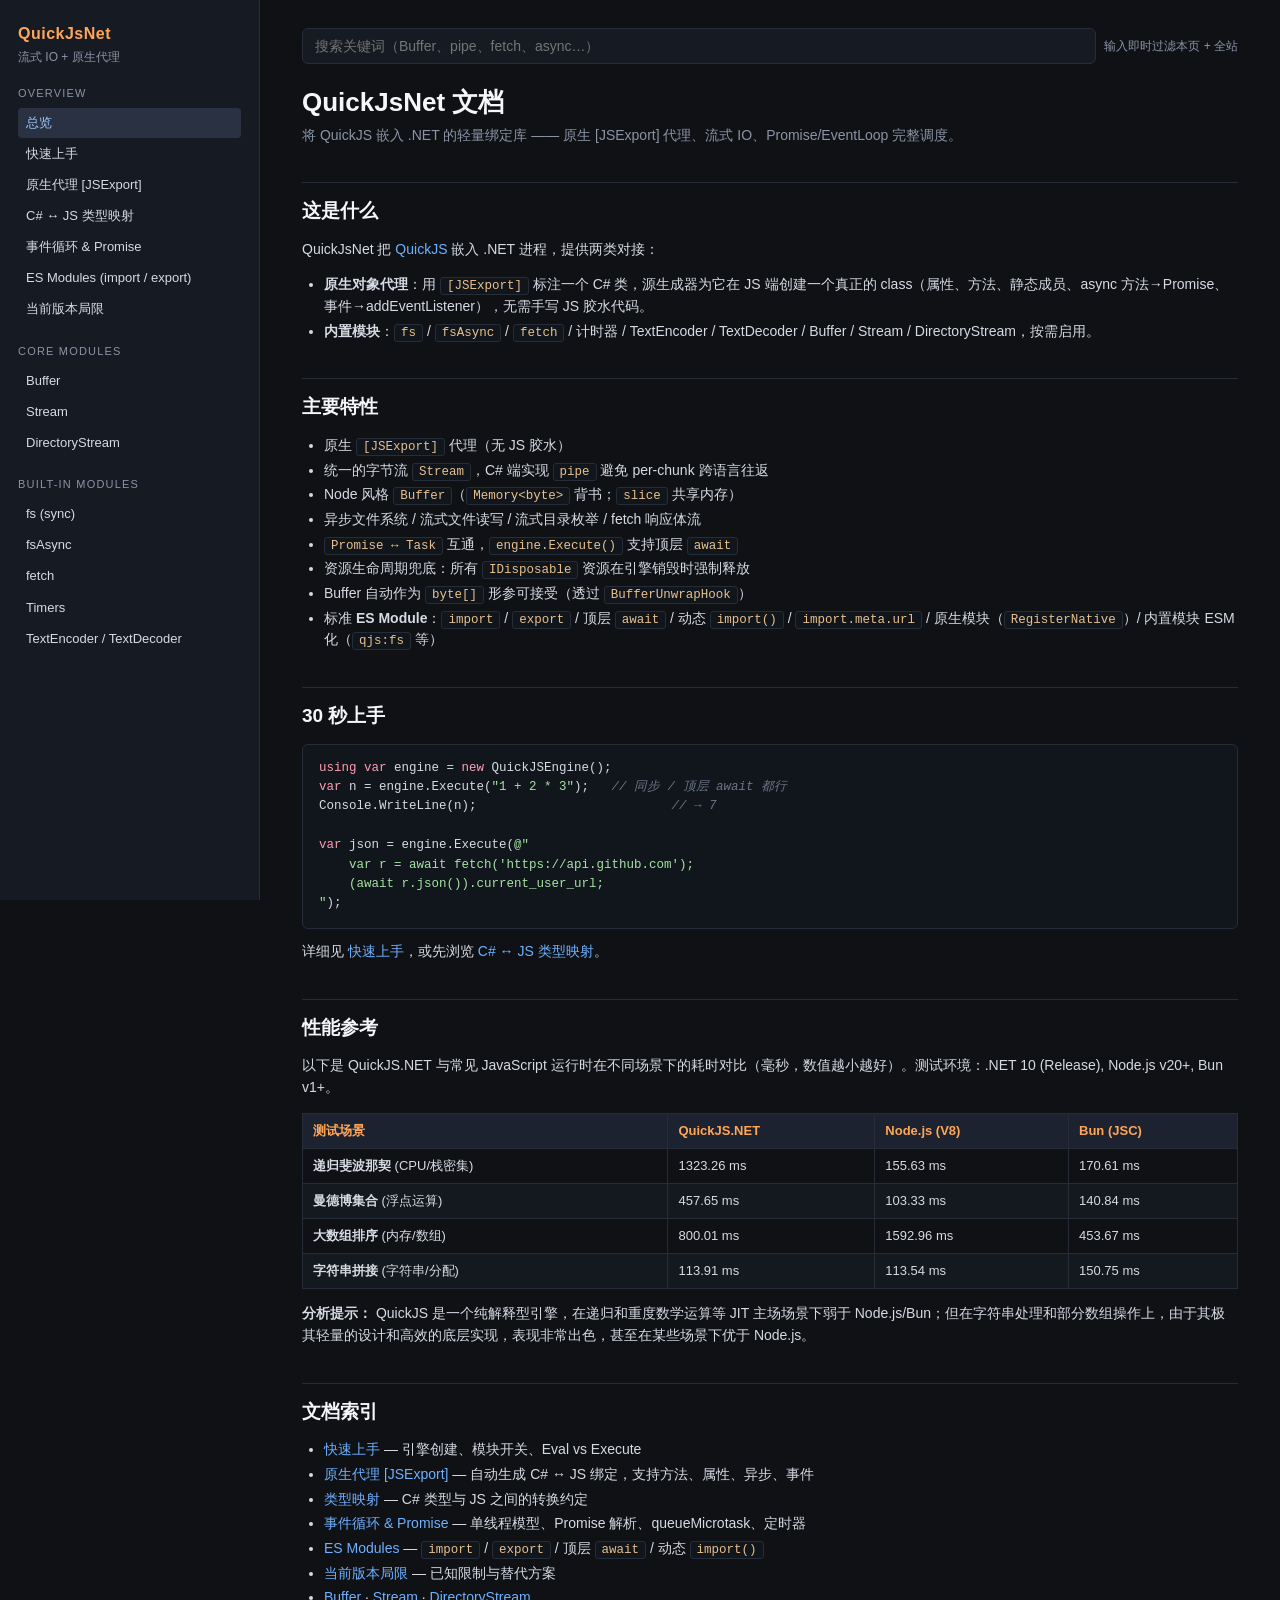
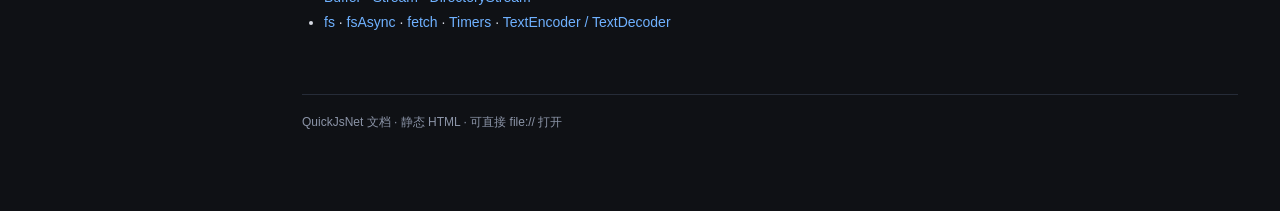
<file: qjs.net/docs/index.html>
<!doctype html>
<html lang="zh-CN"><head><meta charset="utf-8"><title>总览 · QuickJsNet</title><link rel="stylesheet" href="assets/style.css"></head>
<body>
<main>
<h1>QuickJsNet 文档</h1>
<p class="lede">将 QuickJS 嵌入 .NET 的轻量绑定库 —— 原生 [JSExport] 代理、流式 IO、Promise/EventLoop 完整调度。</p>

<section id="sec0" data-keywords="overview features 总览 特性">
<h2>这是什么</h2>
<p>QuickJsNet 把 <a href="https://bellard.org/quickjs/">QuickJS</a> 嵌入 .NET 进程，提供两类对接：</p>
<ul>
<li><b>原生对象代理</b>：用 <code>[JSExport]</code> 标注一个 C# 类，源生成器为它在 JS 端创建一个真正的 class（属性、方法、静态成员、async 方法→Promise、事件→addEventListener），无需手写 JS 胶水代码。</li>
<li><b>内置模块</b>：<code>fs</code> / <code>fsAsync</code> / <code>fetch</code> / 计时器 / TextEncoder / TextDecoder / Buffer / Stream / DirectoryStream，按需启用。</li>
</ul>
</section>

<section id="sec1" data-keywords="features 主要特性">
<h2>主要特性</h2>
<ul>
<li>原生 <code>[JSExport]</code> 代理（无 JS 胶水）</li>
<li>统一的字节流 <code>Stream</code>，C# 端实现 <code>pipe</code> 避免 per-chunk 跨语言往返</li>
<li>Node 风格 <code>Buffer</code>（<code>Memory&lt;byte&gt;</code> 背书；<code>slice</code> 共享内存）</li>
<li>异步文件系统 / 流式文件读写 / 流式目录枚举 / fetch 响应体流</li>
<li><code>Promise ↔ Task</code> 互通，<code>engine.Execute()</code> 支持顶层 <code>await</code></li>
<li>资源生命周期兜底：所有 <code>IDisposable</code> 资源在引擎销毁时强制释放</li>
<li>Buffer 自动作为 <code>byte[]</code> 形参可接受（透过 <code>BufferUnwrapHook</code>）</li>
<li>标准 <b>ES Module</b>：<code>import</code> / <code>export</code> / 顶层 <code>await</code> / 动态 <code>import()</code> / <code>import.meta.url</code> / 原生模块（<code>RegisterNative</code>）/ 内置模块 ESM 化（<code>qjs:fs</code> 等）</li>
</ul>
</section>

<section id="sec2" data-keywords="quickstart hello quickstart 快速">
<h2>30 秒上手</h2>
<pre><code><span class="kw">using var</span> engine = <span class="kw">new</span> QuickJSEngine();
<span class="kw">var</span> n = engine.Execute(<span class="str">"1 + 2 * 3"</span>);   <span class="com">// 同步 / 顶层 await 都行</span>
Console.WriteLine(n);                          <span class="com">// → 7</span>

<span class="kw">var</span> json = engine.Execute(<span class="str">@"
    var r = await fetch('https://api.github.com');
    (await r.json()).current_user_url;
"</span>);
</code></pre>
<p>详细见 <a href="getting-started.html">快速上手</a>，或先浏览 <a href="type-mapping.html">C# ↔ JS 类型映射</a>。</p>
</section>

<section id="sec3" data-keywords="benchmarks performance 性能 测试">
<h2>性能参考</h2>
<p>以下是 QuickJS.NET 与常见 JavaScript 运行时在不同场景下的耗时对比（毫秒，数值越小越好）。测试环境：.NET 10 (Release), Node.js v20+, Bun v1+。</p>
<table>
<thead>
<tr><th>测试场景</th><th>QuickJS.NET</th><th>Node.js (V8)</th><th>Bun (JSC)</th></tr>
</thead>
<tbody>
<tr><td><b>递归斐波那契</b> (CPU/栈密集)</td><td>1323.26 ms</td><td>155.63 ms</td><td>170.61 ms</td></tr>
<tr><td><b>曼德博集合</b> (浮点运算)</td><td>457.65 ms</td><td>103.33 ms</td><td>140.84 ms</td></tr>
<tr><td><b>大数组排序</b> (内存/数组)</td><td>800.01 ms</td><td>1592.96 ms</td><td>453.67 ms</td></tr>
<tr><td><b>字符串拼接</b> (字符串/分配)</td><td>113.91 ms</td><td>113.54 ms</td><td>150.75 ms</td></tr>
</tbody>
</table>
<p><b>分析提示：</b> QuickJS 是一个纯解释型引擎，在递归和重度数学运算等 JIT 主场场景下弱于 Node.js/Bun；但在字符串处理和部分数组操作上，由于其极其轻量的设计和高效的底层实现，表现非常出色，甚至在某些场景下优于 Node.js。</p>
</section>

<section id="sec4" data-keywords="contents toc 目录 esm import export module 模块">
<h2>文档索引</h2>
<ul>
<li><a href="getting-started.html">快速上手</a> — 引擎创建、模块开关、Eval vs Execute</li>
<li><a href="jsexport.html">原生代理 [JSExport]</a> — 自动生成 C# ↔ JS 绑定，支持方法、属性、异步、事件</li>
<li><a href="type-mapping.html">类型映射</a> — C# 类型与 JS 之间的转换约定</li>
<li><a href="eventloop.html">事件循环 &amp; Promise</a> — 单线程模型、Promise 解析、queueMicrotask、定时器</li>
<li><a href="module-esm.html">ES Modules</a> — <code>import</code> / <code>export</code> / 顶层 <code>await</code> / 动态 <code>import()</code></li>
<li><a href="limitations.html">当前版本局限</a> — 已知限制与替代方案</li>
<li><a href="module-buffer.html">Buffer</a> · <a href="module-stream.html">Stream</a> · <a href="module-directorystream.html">DirectoryStream</a></li>
<li><a href="module-fs.html">fs</a> · <a href="module-fsAsync.html">fsAsync</a> · <a href="module-fetch.html">fetch</a> · <a href="module-timers.html">Timers</a> · <a href="module-encoder.html">TextEncoder / TextDecoder</a></li>
</ul>
</section>
</main>
<script src="assets/layout.js"></script>
<script src="assets/search.js"></script>
</body></html>
</file>
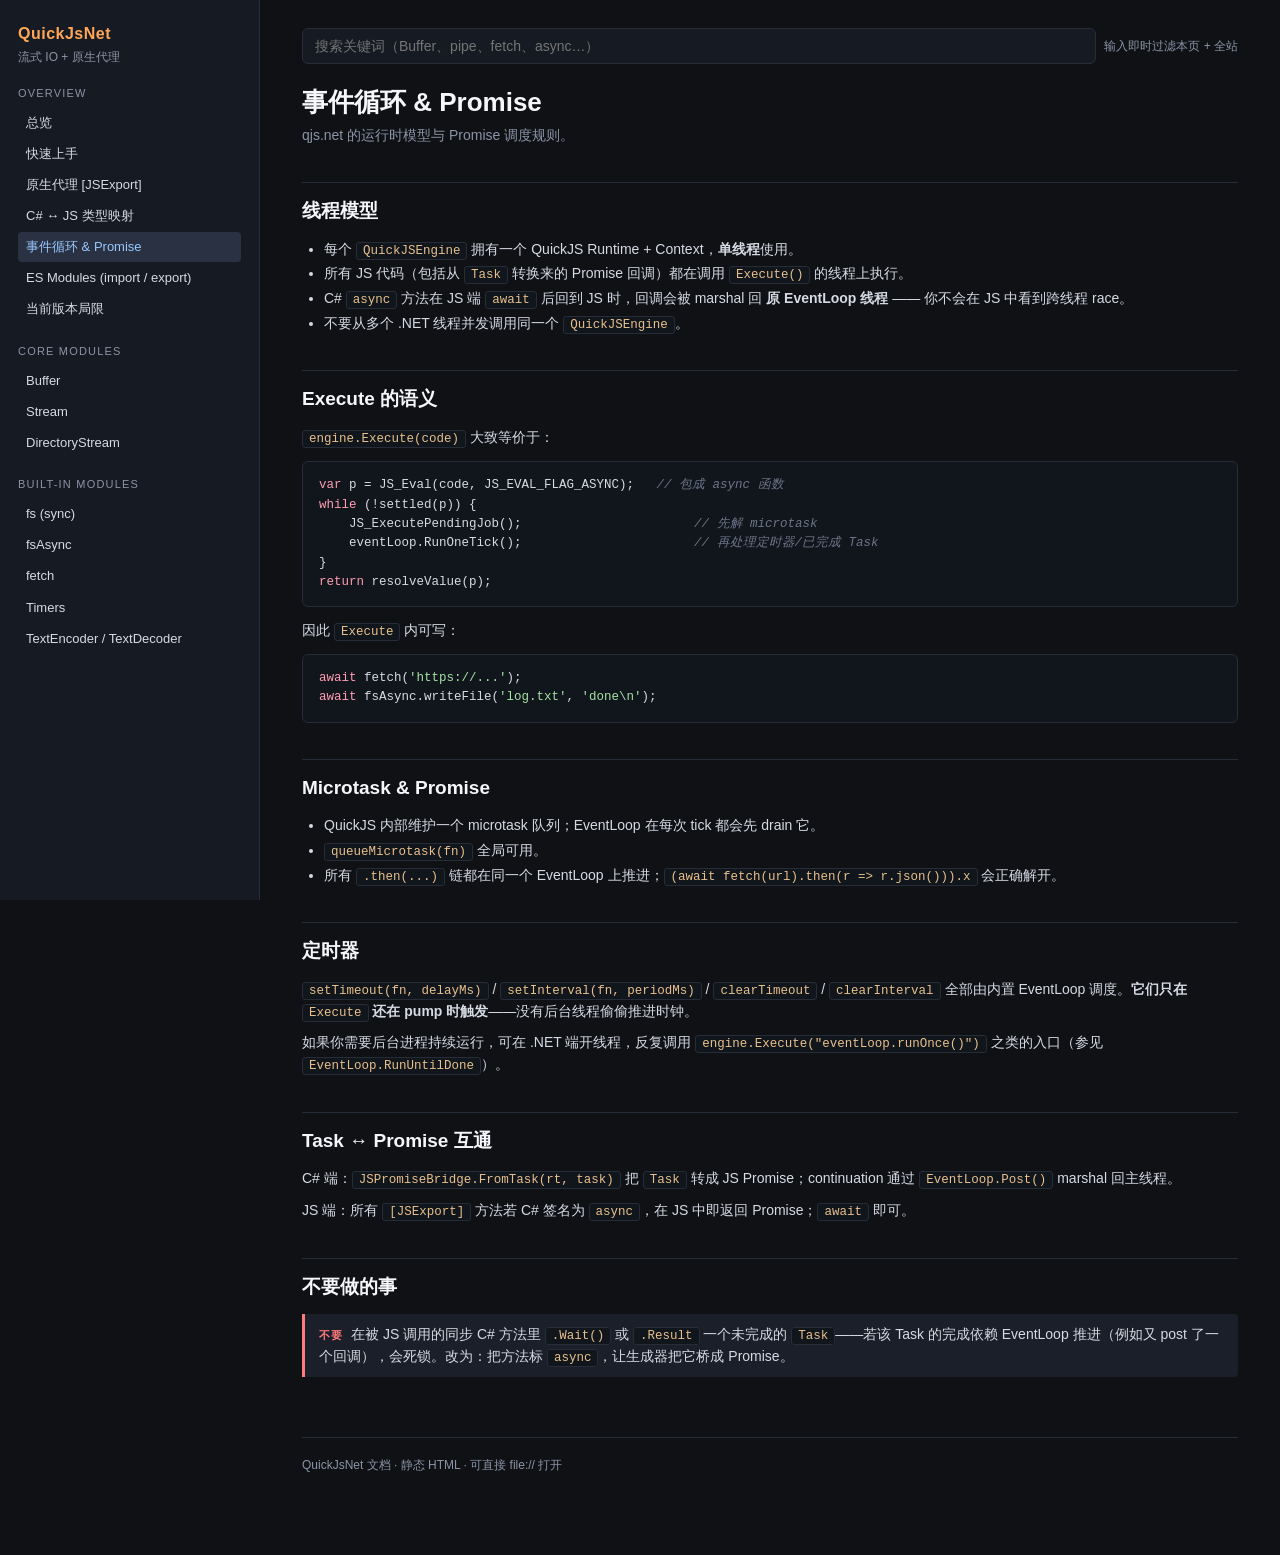
<file: qjs.net/docs/eventloop.html>
<!doctype html>
<html lang="zh-CN"><head><meta charset="utf-8"><title>事件循环 · QuickJsNet</title><link rel="stylesheet" href="assets/style.css"></head>
<body>
<main>
<h1>事件循环 &amp; Promise</h1>
<p class="lede">qjs.net 的运行时模型与 Promise 调度规则。</p>

<section id="sec0" data-keywords="model thread single threaded 模型 线程">
<h2>线程模型</h2>
<ul>
<li>每个 <code>QuickJSEngine</code> 拥有一个 QuickJS Runtime + Context，<b>单线程</b>使用。</li>
<li>所有 JS 代码（包括从 <code>Task</code> 转换来的 Promise 回调）都在调用 <code>Execute()</code> 的线程上执行。</li>
<li>C# <code>async</code> 方法在 JS 端 <code>await</code> 后回到 JS 时，回调会被 marshal 回 <b>原 EventLoop 线程</b> —— 你不会在 JS 中看到跨线程 race。</li>
<li>不要从多个 .NET 线程并发调用同一个 <code>QuickJSEngine</code>。</li>
</ul>
</section>

<section id="sec1" data-keywords="execute eval pump await 顶层 await">
<h2>Execute 的语义</h2>
<p><code>engine.Execute(code)</code> 大致等价于：</p>
<pre><code><span class="kw">var</span> p = JS_Eval(code, JS_EVAL_FLAG_ASYNC);   <span class="com">// 包成 async 函数</span>
<span class="kw">while</span> (!settled(p)) {
    JS_ExecutePendingJob();                       <span class="com">// 先解 microtask</span>
    eventLoop.RunOneTick();                       <span class="com">// 再处理定时器/已完成 Task</span>
}
<span class="kw">return</span> resolveValue(p);</code></pre>
<p>因此 <code>Execute</code> 内可写：</p>
<pre><code><span class="kw">await</span> fetch(<span class="str">'https://...'</span>);
<span class="kw">await</span> fsAsync.writeFile(<span class="str">'log.txt'</span>, <span class="str">'done\n'</span>);</code></pre>
</section>

<section id="sec2" data-keywords="microtask queueMicrotask Promise then chain">
<h2>Microtask &amp; Promise</h2>
<ul>
<li>QuickJS 内部维护一个 microtask 队列；EventLoop 在每次 tick 都会先 drain 它。</li>
<li><code>queueMicrotask(fn)</code> 全局可用。</li>
<li>所有 <code>.then(...)</code> 链都在同一个 EventLoop 上推进；<code>(await fetch(url).then(r =&gt; r.json())).x</code> 会正确解开。</li>
</ul>
</section>

<section id="sec3" data-keywords="timers setTimeout setInterval delay 定时器">
<h2>定时器</h2>
<p><code>setTimeout(fn, delayMs)</code> / <code>setInterval(fn, periodMs)</code> / <code>clearTimeout</code> / <code>clearInterval</code> 全部由内置 EventLoop 调度。<b>它们只在 <code>Execute</code> 还在 pump 时触发</b>——没有后台线程偷偷推进时钟。</p>
<p>如果你需要后台进程持续运行，可在 .NET 端开线程，反复调用 <code>engine.Execute("eventLoop.runOnce()")</code> 之类的入口（参见 <code>EventLoop.RunUntilDone</code>）。</p>
</section>

<section id="sec4" data-keywords="task promise from to 转换">
<h2>Task ↔ Promise 互通</h2>
<p>C# 端：<code>JSPromiseBridge.FromTask(rt, task)</code> 把 <code>Task</code> 转成 JS Promise；continuation 通过 <code>EventLoop.Post()</code> marshal 回主线程。</p>
<p>JS 端：所有 <code>[JSExport]</code> 方法若 C# 签名为 <code>async</code>，在 JS 中即返回 Promise；<code>await</code> 即可。</p>
</section>

<section id="sec5" data-keywords="deadlock blocking 阻塞">
<h2>不要做的事</h2>
<div class="box err"><span class="label">不要</span>在被 JS 调用的同步 C# 方法里 <code>.Wait()</code> 或 <code>.Result</code> 一个未完成的 <code>Task</code>——若该 Task 的完成依赖 EventLoop 推进（例如又 post 了一个回调），会死锁。改为：把方法标 <code>async</code>，让生成器把它桥成 Promise。</div>
</section>
</main>
<script src="assets/layout.js"></script>
<script src="assets/search.js"></script>
</body></html>
</file>
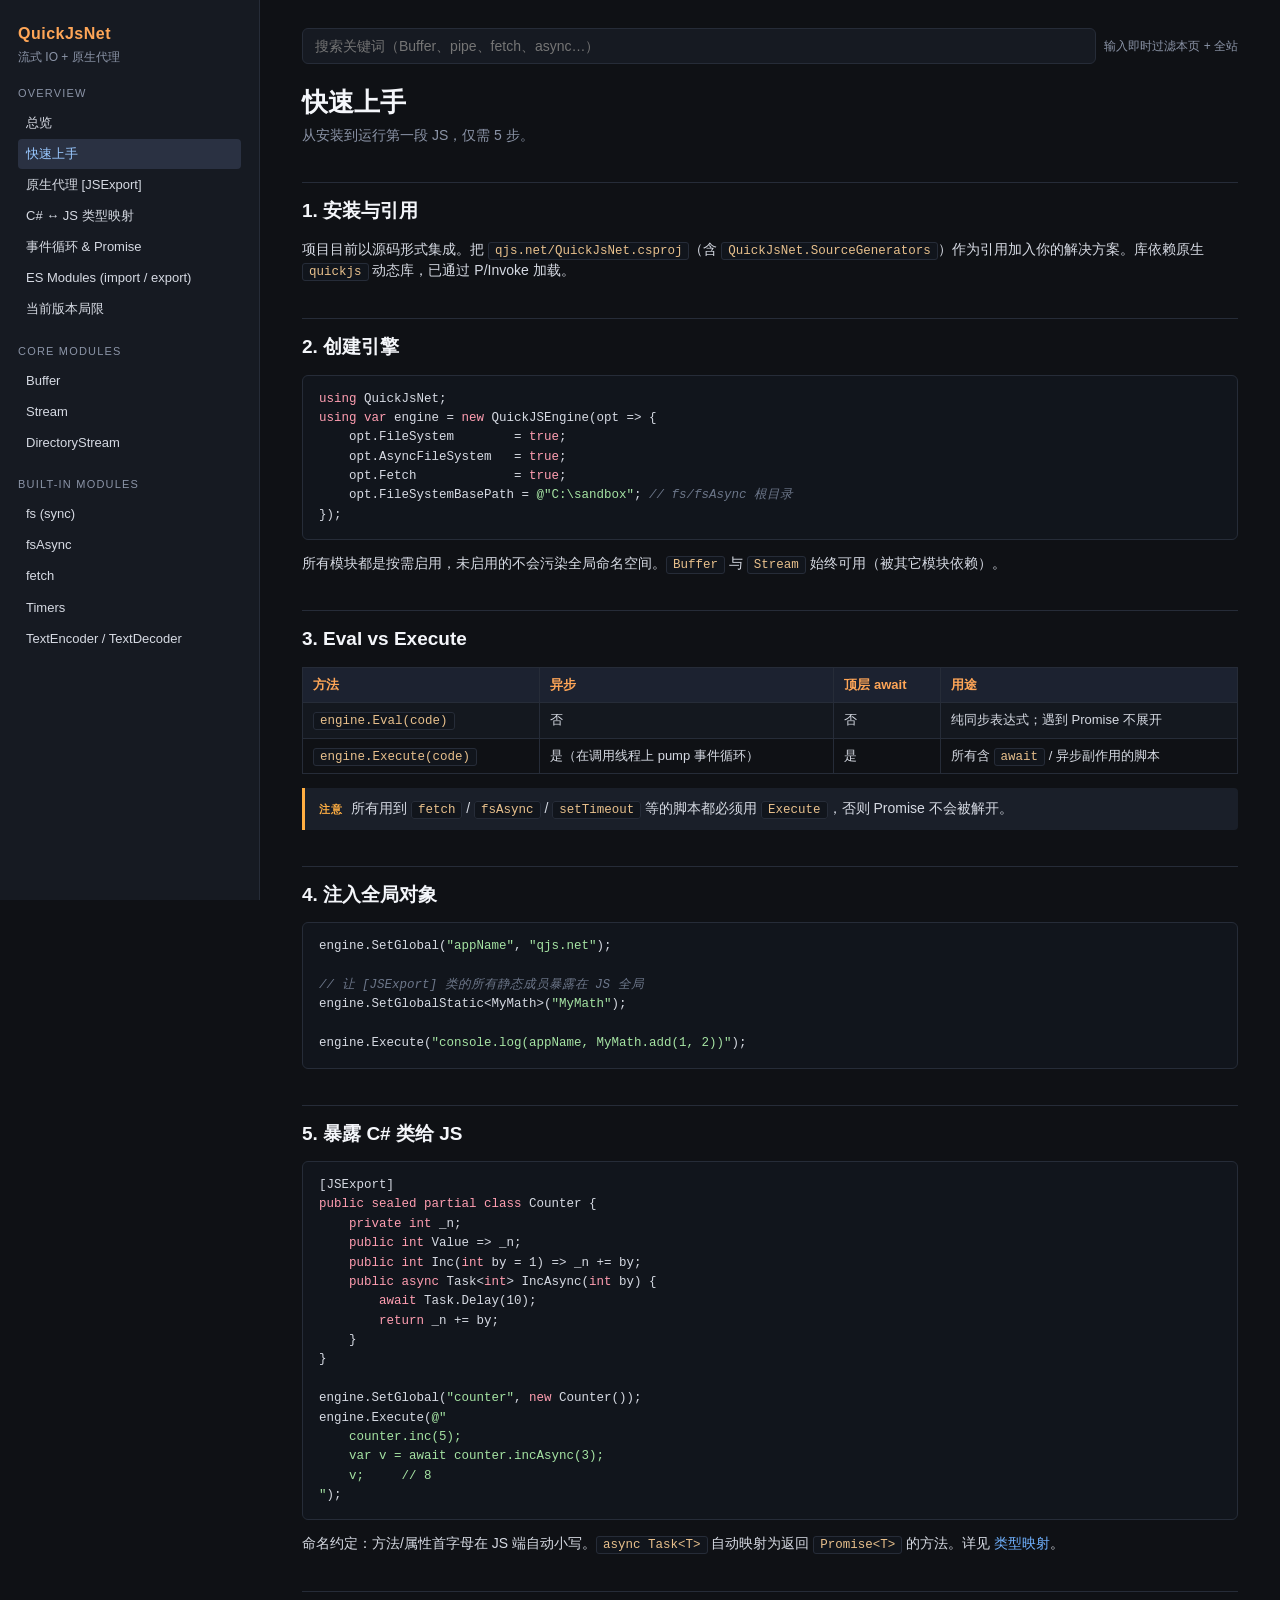
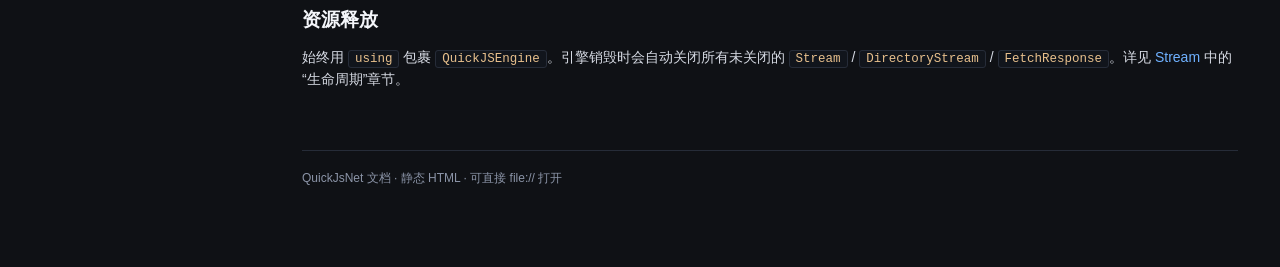
<file: qjs.net/docs/getting-started.html>
<!doctype html>
<html lang="zh-CN"><head><meta charset="utf-8"><title>快速上手 · QuickJsNet</title><link rel="stylesheet" href="assets/style.css"></head>
<body>
<main>
<h1>快速上手</h1>
<p class="lede">从安装到运行第一段 JS，仅需 5 步。</p>

<section id="sec0" data-keywords="install nuget 安装">
<h2>1. 安装与引用</h2>
<p>项目目前以源码形式集成。把 <code>qjs.net/QuickJsNet.csproj</code>（含 <code>QuickJsNet.SourceGenerators</code>）作为引用加入你的解决方案。库依赖原生 <code>quickjs</code> 动态库，已通过 P/Invoke 加载。</p>
</section>

<section id="sec1" data-keywords="engine create QuickJSEngine 引擎">
<h2>2. 创建引擎</h2>
<pre><code><span class="kw">using</span> QuickJsNet;
<span class="kw">using var</span> engine = <span class="kw">new</span> QuickJSEngine(opt =&gt; {
    opt.FileSystem        = <span class="kw">true</span>;
    opt.AsyncFileSystem   = <span class="kw">true</span>;
    opt.Fetch             = <span class="kw">true</span>;
    opt.FileSystemBasePath = <span class="str">@"C:\sandbox"</span>; <span class="com">// fs/fsAsync 根目录</span>
});</code></pre>
<p>所有模块都是按需启用，未启用的不会污染全局命名空间。<code>Buffer</code> 与 <code>Stream</code> 始终可用（被其它模块依赖）。</p>
</section>

<section id="sec2" data-keywords="execute eval 执行 顶层 await">
<h2>3. Eval vs Execute</h2>
<table>
<tr><th>方法</th><th>异步</th><th>顶层 await</th><th>用途</th></tr>
<tr><td><code>engine.Eval(code)</code></td><td>否</td><td>否</td><td>纯同步表达式；遇到 Promise 不展开</td></tr>
<tr><td><code>engine.Execute(code)</code></td><td>是（在调用线程上 pump 事件循环）</td><td>是</td><td>所有含 <code>await</code> / 异步副作用的脚本</td></tr>
</table>
<div class="box warn"><span class="label">注意</span>所有用到 <code>fetch</code> / <code>fsAsync</code> / <code>setTimeout</code> 等的脚本都必须用 <code>Execute</code>，否则 Promise 不会被解开。</div>
</section>

<section id="sec3" data-keywords="globals SetGlobal SetGlobalStatic 全局">
<h2>4. 注入全局对象</h2>
<pre><code>engine.SetGlobal(<span class="str">"appName"</span>, <span class="str">"qjs.net"</span>);

<span class="com">// 让 [JSExport] 类的所有静态成员暴露在 JS 全局</span>
engine.SetGlobalStatic&lt;MyMath&gt;(<span class="str">"MyMath"</span>);

engine.Execute(<span class="str">"console.log(appName, MyMath.add(1, 2))"</span>);</code></pre>
</section>

<section id="sec4" data-keywords="export proxy JSExport 原生代理">
<h2>5. 暴露 C# 类给 JS</h2>
<pre><code>[JSExport]
<span class="kw">public sealed partial class</span> Counter {
    <span class="kw">private int</span> _n;
    <span class="kw">public int</span> Value =&gt; _n;
    <span class="kw">public int</span> Inc(<span class="kw">int</span> by = 1) =&gt; _n += by;
    <span class="kw">public async</span> Task&lt;<span class="kw">int</span>&gt; IncAsync(<span class="kw">int</span> by) {
        <span class="kw">await</span> Task.Delay(10);
        <span class="kw">return</span> _n += by;
    }
}

engine.SetGlobal(<span class="str">"counter"</span>, <span class="kw">new</span> Counter());
engine.Execute(<span class="str">@"
    counter.inc(5);
    var v = await counter.incAsync(3);
    v;     // 8
"</span>);</code></pre>
<p>命名约定：方法/属性首字母在 JS 端自动小写。<code>async Task&lt;T&gt;</code> 自动映射为返回 <code>Promise&lt;T&gt;</code> 的方法。详见 <a href="type-mapping.html">类型映射</a>。</p>
</section>

<section id="sec5" data-keywords="dispose lifecycle 释放">
<h2>资源释放</h2>
<p>始终用 <code>using</code> 包裹 <code>QuickJSEngine</code>。引擎销毁时会自动关闭所有未关闭的 <code>Stream</code> / <code>DirectoryStream</code> / <code>FetchResponse</code>。详见 <a href="module-stream.html">Stream</a> 中的“生命周期”章节。</p>
</section>
</main>
<script src="assets/layout.js"></script>
<script src="assets/search.js"></script>
</body></html>
</file>
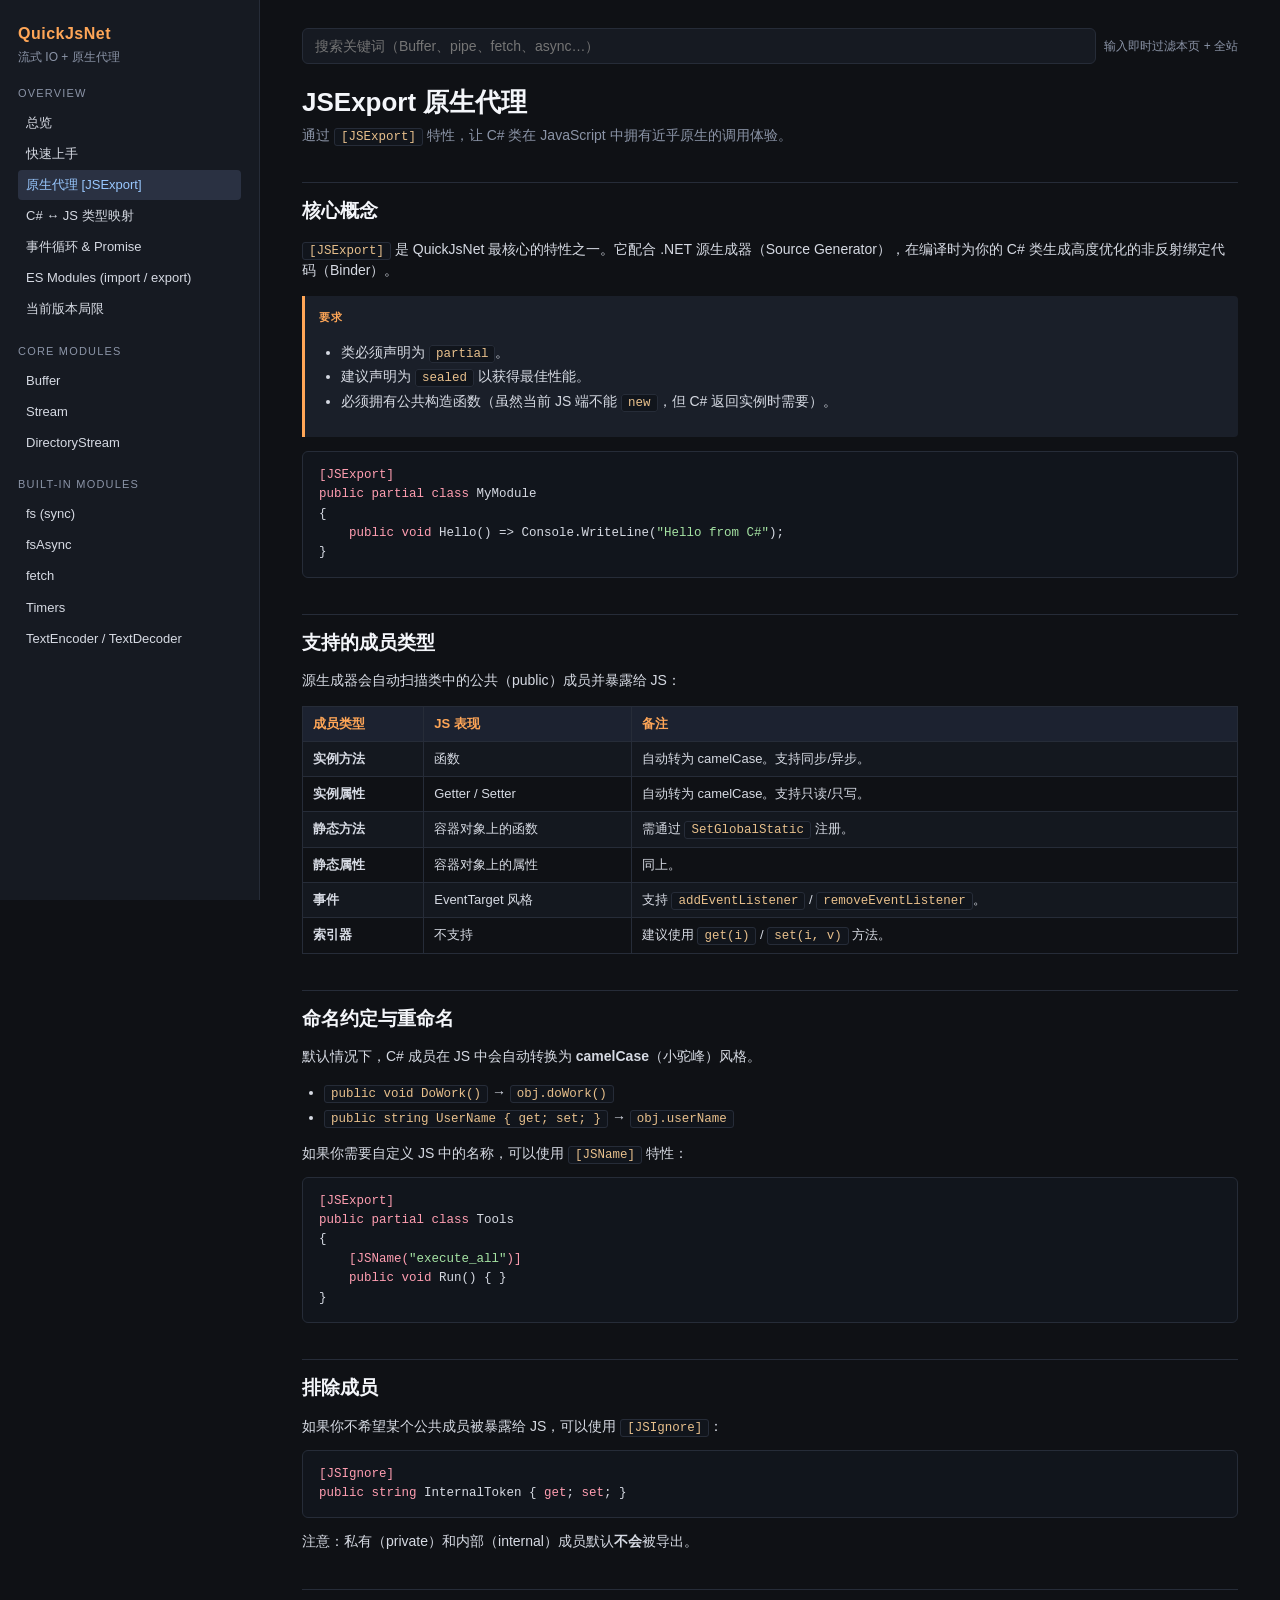
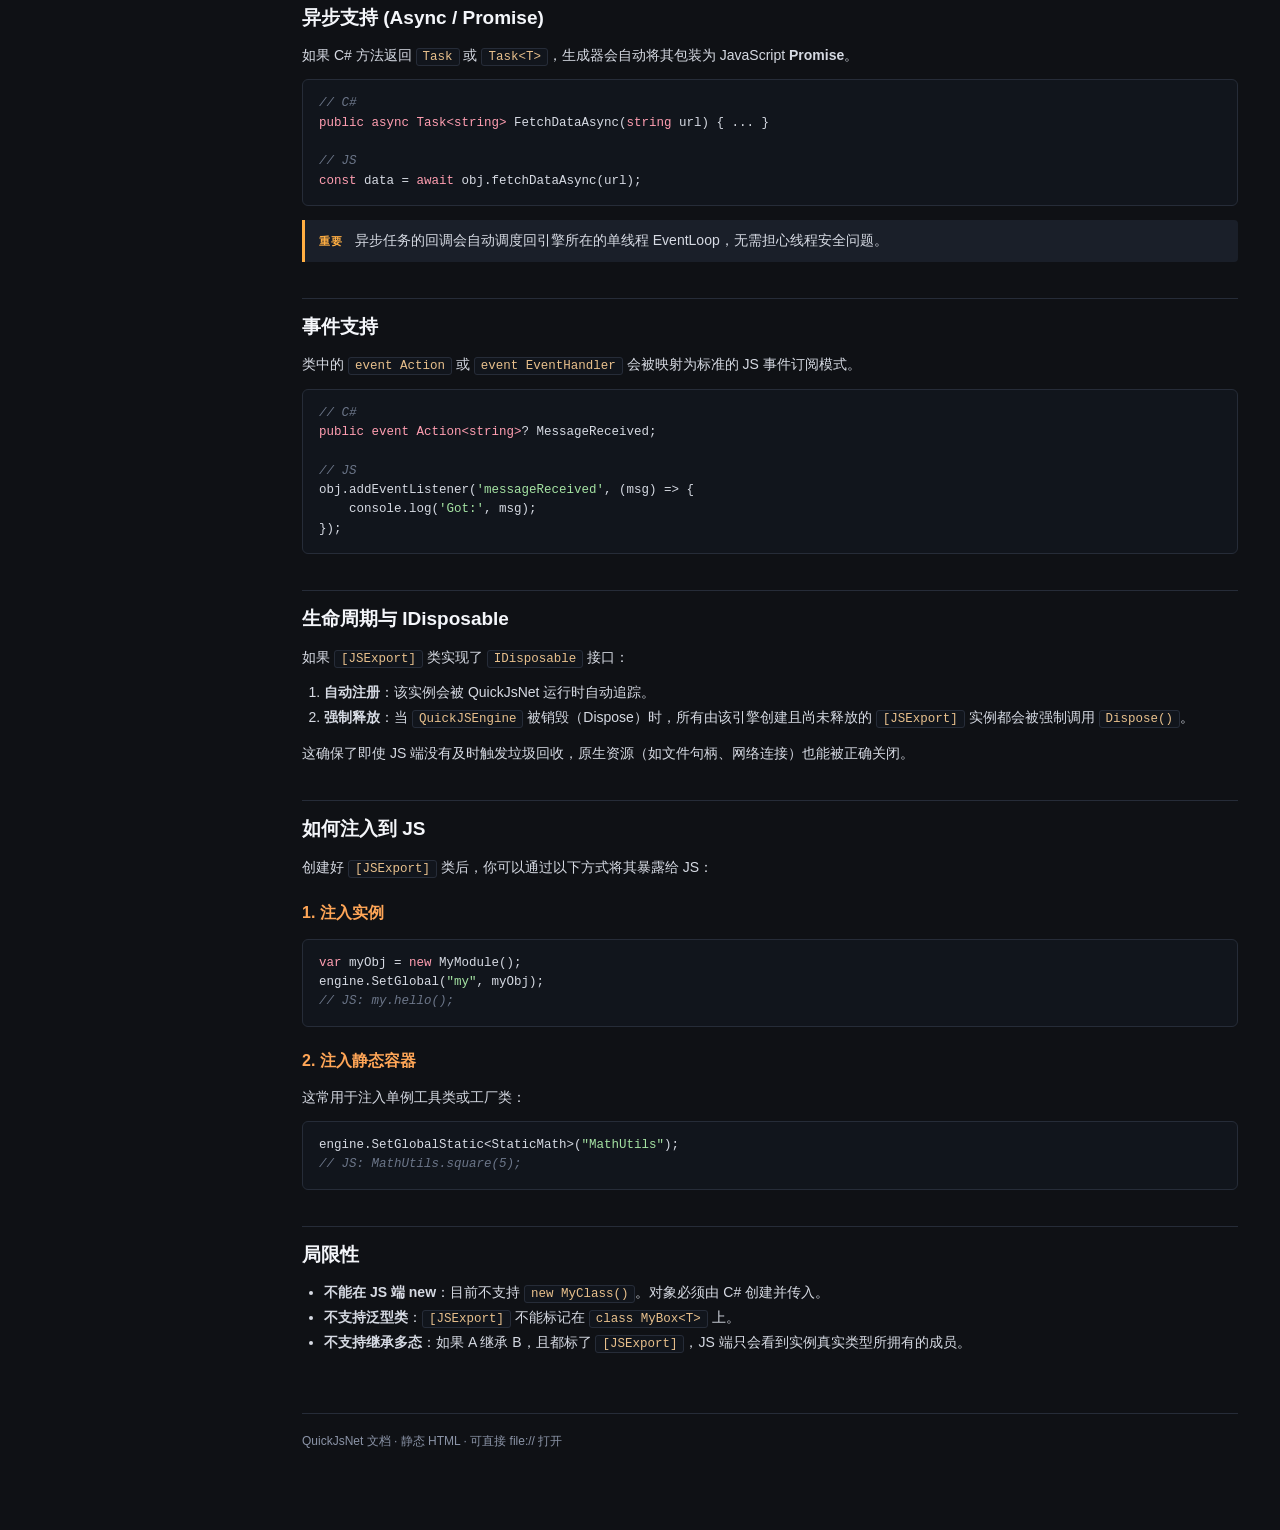
<file: qjs.net/docs/jsexport.html>
<!doctype html>
<html lang="zh-CN"><head><meta charset="utf-8"><title>JSExport 原生代理 · QuickJsNet</title><link rel="stylesheet" href="assets/style.css"></head>
<body>
<main>
<h1>JSExport 原生代理</h1>
<p class="lede">通过 <code>[JSExport]</code> 特性，让 C# 类在 JavaScript 中拥有近乎原生的调用体验。</p>

<section id="sec0" data-keywords="introduction usage partial sealed class">
<h2>核心概念</h2>
<p><code>[JSExport]</code> 是 QuickJsNet 最核心的特性之一。它配合 .NET 源生成器（Source Generator），在编译时为你的 C# 类生成高度优化的非反射绑定代码（Binder）。</p>
<div class="box">
<span class="label">要求</span>
<ul>
    <li>类必须声明为 <code>partial</code>。</li>
    <li>建议声明为 <code>sealed</code> 以获得最佳性能。</li>
    <li>必须拥有公共构造函数（虽然当前 JS 端不能 <code>new</code>，但 C# 返回实例时需要）。</li>
</ul>
</div>
<pre><code><span class="kw">[JSExport]</span>
<span class="kw">public partial class</span> <span class="typ">MyModule</span>
{
    <span class="kw">public void</span> Hello() => <span class="typ">Console</span>.WriteLine(<span class="str">"Hello from C#"</span>);
}</code></pre>
</section>

<section id="sec1" data-keywords="members methods properties fields static">
<h2>支持的成员类型</h2>
<p>源生成器会自动扫描类中的公共（public）成员并暴露给 JS：</p>
<table>
<tr><th>成员类型</th><th>JS 表现</th><th>备注</th></tr>
<tr><td><b>实例方法</b></td><td>函数</td><td>自动转为 camelCase。支持同步/异步。</td></tr>
<tr><td><b>实例属性</b></td><td>Getter / Setter</td><td>自动转为 camelCase。支持只读/只写。</td></tr>
<tr><td><b>静态方法</b></td><td>容器对象上的函数</td><td>需通过 <code>SetGlobalStatic</code> 注册。</td></tr>
<tr><td><b>静态属性</b></td><td>容器对象上的属性</td><td>同上。</td></tr>
<tr><td><b>事件</b></td><td>EventTarget 风格</td><td>支持 <code>addEventListener</code> / <code>removeEventListener</code>。</td></tr>
<tr><td><b>索引器</b></td><td>不支持</td><td>建议使用 <code>get(i)</code> / <code>set(i, v)</code> 方法。</td></tr>
</table>
</section>

<section id="sec2" data-keywords="naming JSName camelCase rename">
<h2>命名约定与重命名</h2>
<p>默认情况下，C# 成员在 JS 中会自动转换为 <b>camelCase</b>（小驼峰）风格。</p>
<ul>
    <li><code>public void DoWork()</code> → <code>obj.doWork()</code></li>
    <li><code>public string UserName { get; set; }</code> → <code>obj.userName</code></li>
</ul>
<p>如果你需要自定义 JS 中的名称，可以使用 <code>[JSName]</code> 特性：</p>
<pre><code><span class="kw">[JSExport]</span>
<span class="kw">public partial class</span> <span class="typ">Tools</span>
{
    <span class="kw">[JSName(</span><span class="str">"execute_all"</span><span class="kw">)]</span>
    <span class="kw">public void</span> Run() { }
}</code></pre>
</section>

<section id="sec3" data-keywords="ignore JSIgnore private">
<h2>排除成员</h2>
<p>如果你不希望某个公共成员被暴露给 JS，可以使用 <code>[JSIgnore]</code>：</p>
<pre><code><span class="kw">[JSIgnore]</span>
<span class="kw">public string</span> InternalToken { <span class="kw">get</span>; <span class="kw">set</span>; }</code></pre>
<p>注意：私有（private）和内部（internal）成员默认<b>不会</b>被导出。</p>
</section>

<section id="sec4" data-keywords="async task promise await">
<h2>异步支持 (Async / Promise)</h2>
<p>如果 C# 方法返回 <code>Task</code> 或 <code>Task&lt;T&gt;</code>，生成器会自动将其包装为 JavaScript <b>Promise</b>。</p>
<pre><code><span class="com">// C#</span>
<span class="kw">public async Task&lt;string&gt;</span> FetchDataAsync(<span class="kw">string</span> url) { ... }

<span class="com">// JS</span>
<span class="kw">const</span> data = <span class="kw">await</span> obj.fetchDataAsync(url);</code></pre>
<div class="box warn"><span class="label">重要</span> 异步任务的回调会自动调度回引擎所在的单线程 EventLoop，无需担心线程安全问题。</div>
</section>

<section id="sec5" data-keywords="events eventlistener addEventListener">
<h2>事件支持</h2>
<p>类中的 <code>event Action</code> 或 <code>event EventHandler</code> 会被映射为标准的 JS 事件订阅模式。</p>
<pre><code><span class="com">// C#</span>
<span class="kw">public event Action&lt;string&gt;</span>? MessageReceived;

<span class="com">// JS</span>
obj.addEventListener(<span class="str">'messageReceived'</span>, (msg) => {
    console.log(<span class="str">'Got:'</span>, msg);
});</code></pre>
</section>

<section id="sec6" data-keywords="lifecycle IDisposable GC destroy">
<h2>生命周期与 IDisposable</h2>
<p>如果 <code>[JSExport]</code> 类实现了 <code>IDisposable</code> 接口：</p>
<ol>
    <li><b>自动注册</b>：该实例会被 QuickJsNet 运行时自动追踪。</li>
    <li><b>强制释放</b>：当 <code>QuickJSEngine</code> 被销毁（Dispose）时，所有由该引擎创建且尚未释放的 <code>[JSExport]</code> 实例都会被强制调用 <code>Dispose()</code>。</li>
</ol>
<p>这确保了即使 JS 端没有及时触发垃圾回收，原生资源（如文件句柄、网络连接）也能被正确关闭。</p>
</section>

<section id="sec7" data-keywords="registration SetGlobal SetGlobalStatic">
<h2>如何注入到 JS</h2>
<p>创建好 <code>[JSExport]</code> 类后，你可以通过以下方式将其暴露给 JS：</p>
<h3>1. 注入实例</h3>
<pre><code><span class="kw">var</span> myObj = <span class="kw">new</span> <span class="typ">MyModule</span>();
engine.SetGlobal(<span class="str">"my"</span>, myObj);
<span class="com">// JS: my.hello();</span></code></pre>

<h3>2. 注入静态容器</h3>
<p>这常用于注入单例工具类或工厂类：</p>
<pre><code>engine.SetGlobalStatic&lt;<span class="typ">StaticMath</span>&gt;(<span class="str">"MathUtils"</span>);
<span class="com">// JS: MathUtils.square(5);</span></code></pre>
</section>

<section id="sec8" data-keywords="limitations constructor generic">
<h2>局限性</h2>
<ul>
    <li><b>不能在 JS 端 new</b>：目前不支持 <code>new MyClass()</code>。对象必须由 C# 创建并传入。</li>
    <li><b>不支持泛型类</b>：<code>[JSExport]</code> 不能标记在 <code>class MyBox&lt;T&gt;</code> 上。</li>
    <li><b>不支持继承多态</b>：如果 A 继承 B，且都标了 <code>[JSExport]</code>，JS 端只会看到实例真实类型所拥有的成员。</li>
</ul>
</section>
</main>
<script src="assets/layout.js"></script>
<script src="assets/search.js"></script>
</body></html>
</file>
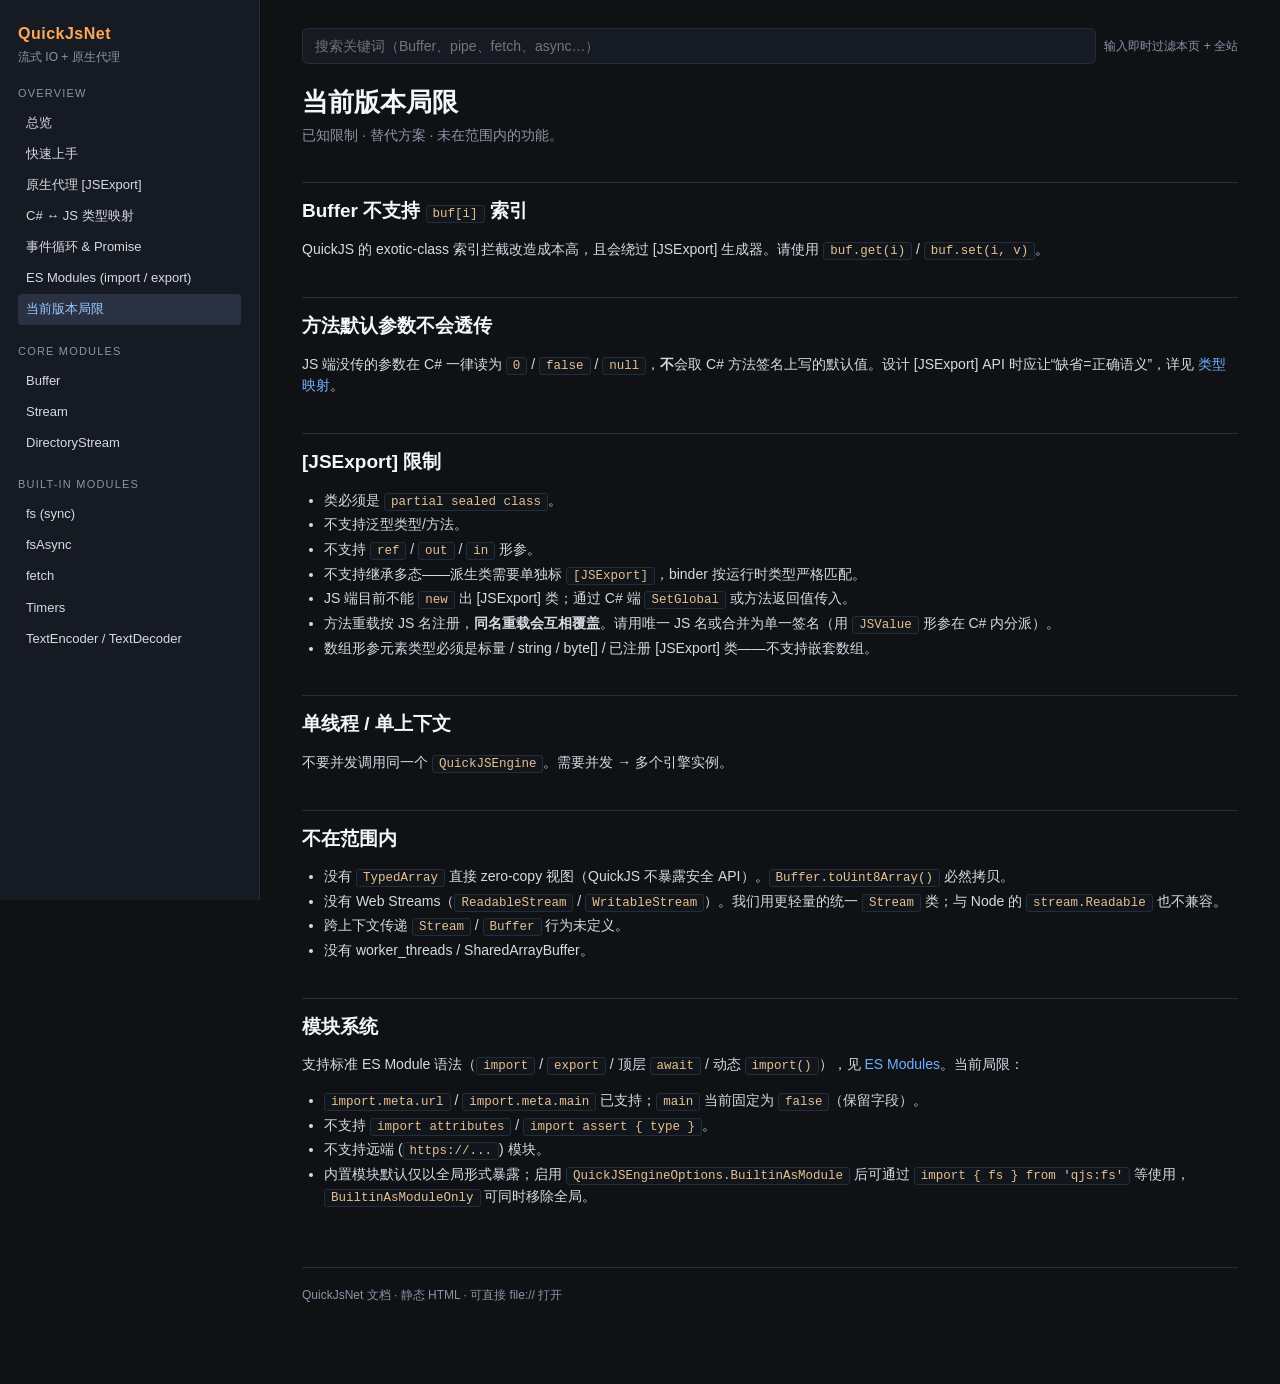
<file: qjs.net/docs/limitations.html>
<!doctype html>
<html lang="zh-CN"><head><meta charset="utf-8"><title>当前局限 · QuickJsNet</title><link rel="stylesheet" href="assets/style.css"></head>
<body>
<main>
<h1>当前版本局限</h1>
<p class="lede">已知限制 · 替代方案 · 未在范围内的功能。</p>

<section id="sec0" data-keywords="buffer index indexer 索引">
<h2>Buffer 不支持 <code>buf[i]</code> 索引</h2>
<p>QuickJS 的 exotic-class 索引拦截改造成本高，且会绕过 [JSExport] 生成器。请使用 <code>buf.get(i)</code> / <code>buf.set(i, v)</code>。</p>
</section>

<section id="sec1" data-keywords="defaults parameters optional 默认参数">
<h2>方法默认参数不会透传</h2>
<p>JS 端没传的参数在 C# 一律读为 <code>0</code> / <code>false</code> / <code>null</code>，<b>不</b>会取 C# 方法签名上写的默认值。设计 [JSExport] API 时应让“缺省=正确语义”，详见 <a href="type-mapping.html">类型映射</a>。</p>
</section>

<section id="sec2" data-keywords="generator export limits class 类导出">
<h2>[JSExport] 限制</h2>
<ul>
<li>类必须是 <code>partial sealed class</code>。</li>
<li>不支持泛型类型/方法。</li>
<li>不支持 <code>ref</code> / <code>out</code> / <code>in</code> 形参。</li>
<li>不支持继承多态——派生类需要单独标 <code>[JSExport]</code>，binder 按运行时类型严格匹配。</li>
<li>JS 端目前不能 <code>new</code> 出 [JSExport] 类；通过 C# 端 <code>SetGlobal</code> 或方法返回值传入。</li>
<li>方法重载按 JS 名注册，<b>同名重载会互相覆盖</b>。请用唯一 JS 名或合并为单一签名（用 <code>JSValue</code> 形参在 C# 内分派）。</li>
<li>数组形参元素类型必须是标量 / string / byte[] / 已注册 [JSExport] 类——不支持嵌套数组。</li>
</ul>
</section>

<section id="sec3" data-keywords="threading single thread 多线程">
<h2>单线程 / 单上下文</h2>
<p>不要并发调用同一个 <code>QuickJSEngine</code>。需要并发 → 多个引擎实例。</p>
</section>

<section id="sec4" data-keywords="streams typedarray view 视图">
<h2>不在范围内</h2>
<ul>
<li>没有 <code>TypedArray</code> 直接 zero-copy 视图（QuickJS 不暴露安全 API）。<code>Buffer.toUint8Array()</code> 必然拷贝。</li>
<li>没有 Web Streams（<code>ReadableStream</code> / <code>WritableStream</code>）。我们用更轻量的统一 <code>Stream</code> 类；与 Node 的 <code>stream.Readable</code> 也不兼容。</li>
<li>跨上下文传递 <code>Stream</code> / <code>Buffer</code> 行为未定义。</li>
<li>没有 worker_threads / SharedArrayBuffer。</li>
</ul>
</section>

<section id="sec5" data-keywords="modules import esm">
<h2>模块系统</h2>
<p>支持标准 ES Module 语法（<code>import</code> / <code>export</code> / 顶层 <code>await</code> / 动态 <code>import()</code>），见 <a href="module-esm.html">ES Modules</a>。当前局限：</p>
<ul>
<li><code>import.meta.url</code> / <code>import.meta.main</code> 已支持；<code>main</code> 当前固定为 <code>false</code>（保留字段）。</li>
<li>不支持 <code>import attributes</code> / <code>import assert { type }</code>。</li>
<li>不支持远端 (<code>https://...</code>) 模块。</li>
<li>内置模块默认仅以全局形式暴露；启用 <code>QuickJSEngineOptions.BuiltinAsModule</code> 后可通过 <code>import { fs } from 'qjs:fs'</code> 等使用，<code>BuiltinAsModuleOnly</code> 可同时移除全局。</li>
</ul>
</section>
</main>
<script src="assets/layout.js"></script>
<script src="assets/search.js"></script>
</body></html>
</file>
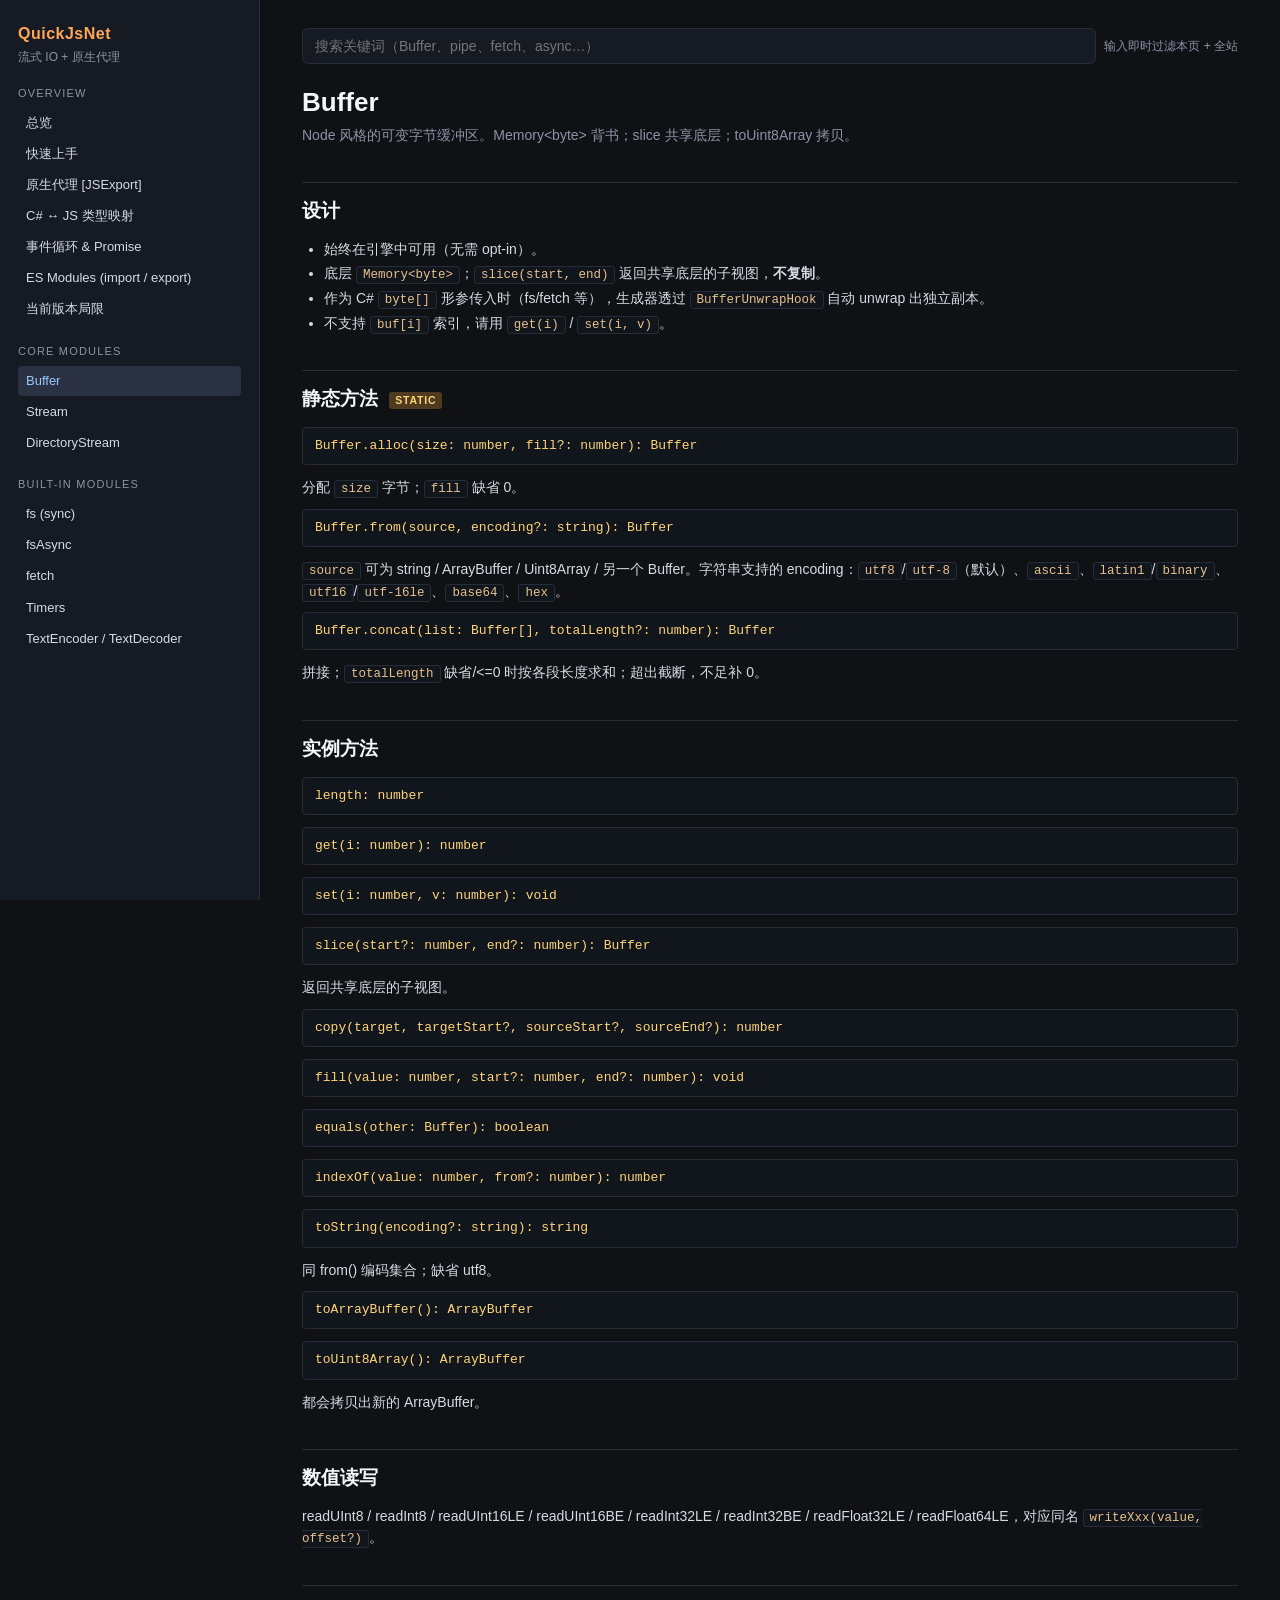
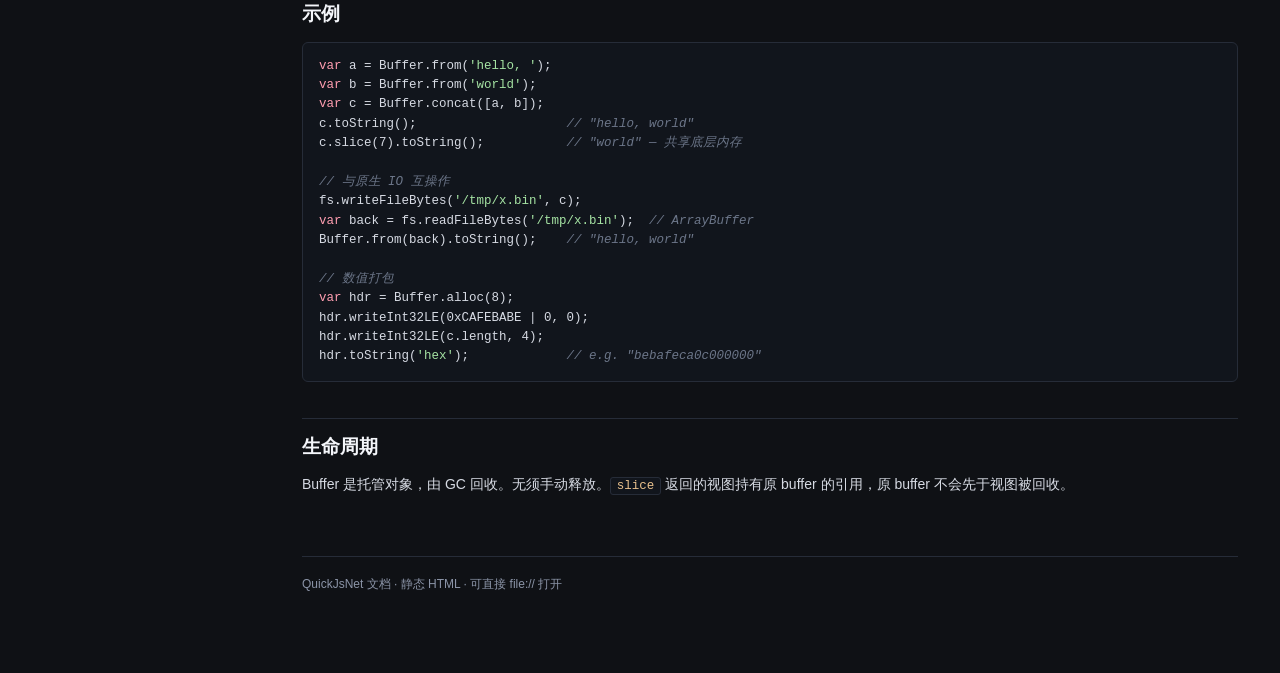
<file: qjs.net/docs/module-buffer.html>
<!doctype html>
<html lang="zh-CN"><head><meta charset="utf-8"><title>Buffer · QuickJsNet</title><link rel="stylesheet" href="assets/style.css"></head>
<body>
<main>
<h1>Buffer</h1>
<p class="lede">Node 风格的可变字节缓冲区。Memory&lt;byte&gt; 背书；slice 共享底层；toUint8Array 拷贝。</p>

<section id="sec0" data-keywords="buffer overview design 设计">
<h2>设计</h2>
<ul>
<li>始终在引擎中可用（无需 opt-in）。</li>
<li>底层 <code>Memory&lt;byte&gt;</code>；<code>slice(start, end)</code> 返回共享底层的子视图，<b>不复制</b>。</li>
<li>作为 C# <code>byte[]</code> 形参传入时（fs/fetch 等），生成器透过 <code>BufferUnwrapHook</code> 自动 unwrap 出独立副本。</li>
<li>不支持 <code>buf[i]</code> 索引，请用 <code>get(i)</code> / <code>set(i, v)</code>。</li>
</ul>
</section>

<section id="sec1" data-keywords="static alloc from concat 静态">
<h2>静态方法 <span class="tag static">static</span></h2>
<div class="sig">Buffer.alloc(size: number, fill?: number): Buffer</div>
<p>分配 <code>size</code> 字节；<code>fill</code> 缺省 0。</p>

<div class="sig">Buffer.from(source, encoding?: string): Buffer</div>
<p><code>source</code> 可为 string / ArrayBuffer / Uint8Array / 另一个 Buffer。字符串支持的 encoding：<code>utf8</code>/<code>utf-8</code>（默认）、<code>ascii</code>、<code>latin1</code>/<code>binary</code>、<code>utf16</code>/<code>utf-16le</code>、<code>base64</code>、<code>hex</code>。</p>

<div class="sig">Buffer.concat(list: Buffer[], totalLength?: number): Buffer</div>
<p>拼接；<code>totalLength</code> 缺省/<=0 时按各段长度求和；超出截断，不足补 0。</p>
</section>

<section id="sec2" data-keywords="instance methods get set slice copy fill 方法">
<h2>实例方法</h2>
<div class="sig">length: number</div>
<div class="sig">get(i: number): number</div>
<div class="sig">set(i: number, v: number): void</div>
<div class="sig">slice(start?: number, end?: number): Buffer</div>
<p>返回共享底层的子视图。</p>

<div class="sig">copy(target, targetStart?, sourceStart?, sourceEnd?): number</div>
<div class="sig">fill(value: number, start?: number, end?: number): void</div>
<div class="sig">equals(other: Buffer): boolean</div>
<div class="sig">indexOf(value: number, from?: number): number</div>

<div class="sig">toString(encoding?: string): string</div>
<p>同 from() 编码集合；缺省 utf8。</p>

<div class="sig">toArrayBuffer(): ArrayBuffer</div>
<div class="sig">toUint8Array(): ArrayBuffer</div>
<p>都会拷贝出新的 ArrayBuffer。</p>
</section>

<section id="sec3" data-keywords="numeric read write LE BE 数值">
<h2>数值读写</h2>
<p>readUInt8 / readInt8 / readUInt16LE / readUInt16BE / readInt32LE / readInt32BE / readFloat32LE / readFloat64LE，对应同名 <code>writeXxx(value, offset?)</code>。</p>
</section>

<section id="sec4" data-keywords="example buffer demo 示例">
<h2>示例</h2>
<pre><code><span class="kw">var</span> a = Buffer.from(<span class="str">'hello, '</span>);
<span class="kw">var</span> b = Buffer.from(<span class="str">'world'</span>);
<span class="kw">var</span> c = Buffer.concat([a, b]);
c.toString();                    <span class="com">// "hello, world"</span>
c.slice(7).toString();           <span class="com">// "world" — 共享底层内存</span>

<span class="com">// 与原生 IO 互操作</span>
fs.writeFileBytes(<span class="str">'/tmp/x.bin'</span>, c);
<span class="kw">var</span> back = fs.readFileBytes(<span class="str">'/tmp/x.bin'</span>);  <span class="com">// ArrayBuffer</span>
Buffer.from(back).toString();    <span class="com">// "hello, world"</span>

<span class="com">// 数值打包</span>
<span class="kw">var</span> hdr = Buffer.alloc(8);
hdr.writeInt32LE(0xCAFEBABE | 0, 0);
hdr.writeInt32LE(c.length, 4);
hdr.toString(<span class="str">'hex'</span>);             <span class="com">// e.g. "bebafeca0c000000"</span>
</code></pre>
</section>

<section id="sec5" data-keywords="lifecycle 生命周期">
<h2>生命周期</h2>
<p>Buffer 是托管对象，由 GC 回收。无须手动释放。<code>slice</code> 返回的视图持有原 buffer 的引用，原 buffer 不会先于视图被回收。</p>
</section>
</main>
<script src="assets/layout.js"></script>
<script src="assets/search.js"></script>
</body></html>
</file>
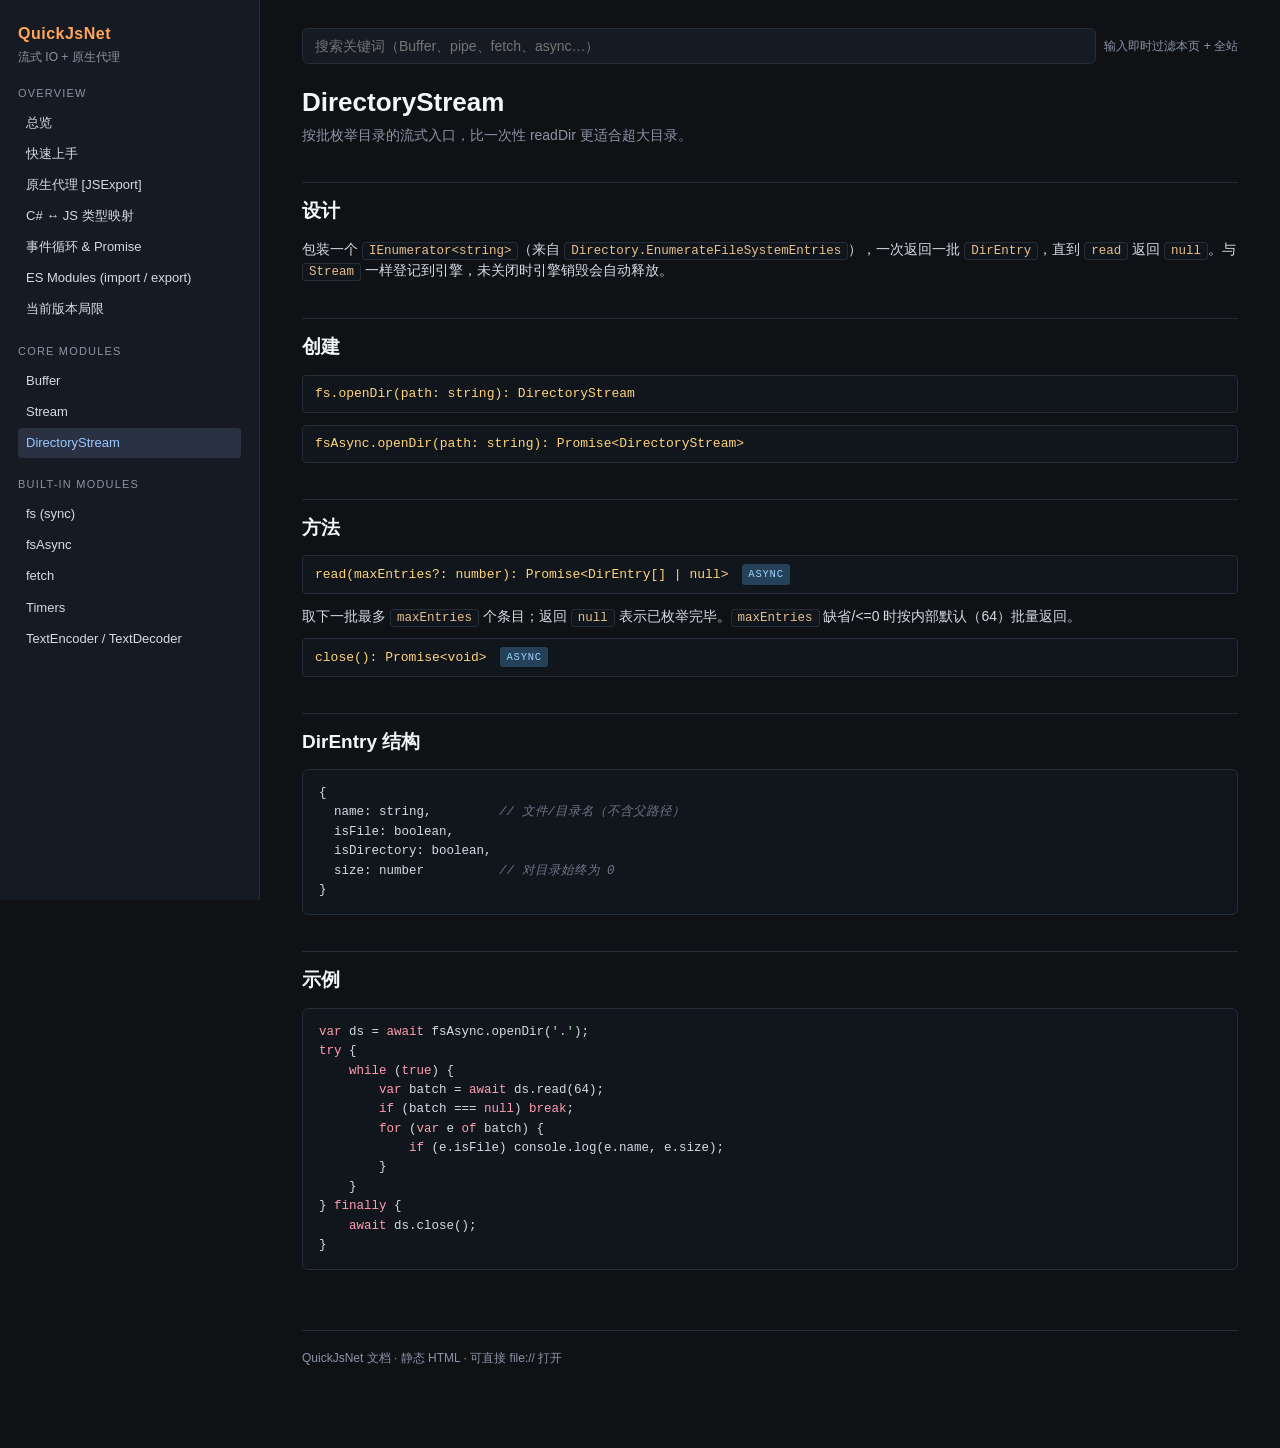
<file: qjs.net/docs/module-directorystream.html>
<!doctype html>
<html lang="zh-CN"><head><meta charset="utf-8"><title>DirectoryStream · QuickJsNet</title><link rel="stylesheet" href="assets/style.css"></head>
<body>
<main>
<h1>DirectoryStream</h1>
<p class="lede">按批枚举目录的流式入口，比一次性 readDir 更适合超大目录。</p>

<section id="sec0" data-keywords="directorystream entry direntry 目录">
<h2>设计</h2>
<p>包装一个 <code>IEnumerator&lt;string&gt;</code>（来自 <code>Directory.EnumerateFileSystemEntries</code>），一次返回一批 <code>DirEntry</code>，直到 <code>read</code> 返回 <code>null</code>。与 <code>Stream</code> 一样登记到引擎，未关闭时引擎销毁会自动释放。</p>
</section>

<section id="sec1" data-keywords="open openDir create 创建">
<h2>创建</h2>
<div class="sig">fs.openDir(path: string): DirectoryStream</div>
<div class="sig">fsAsync.openDir(path: string): Promise&lt;DirectoryStream&gt;</div>
</section>

<section id="sec2" data-keywords="methods read close direntry 方法">
<h2>方法</h2>
<div class="sig">read(maxEntries?: number): Promise&lt;DirEntry[] | null&gt; <span class="tag async">async</span></div>
<p>取下一批最多 <code>maxEntries</code> 个条目；返回 <code>null</code> 表示已枚举完毕。<code>maxEntries</code> 缺省/<=0 时按内部默认（64）批量返回。</p>

<div class="sig">close(): Promise&lt;void&gt; <span class="tag async">async</span></div>
</section>

<section id="sec3" data-keywords="direntry shape entry">
<h2>DirEntry 结构</h2>
<pre><code>{
  name: string,         <span class="com">// 文件/目录名（不含父路径）</span>
  isFile: boolean,
  isDirectory: boolean,
  size: number          <span class="com">// 对目录始终为 0</span>
}</code></pre>
</section>

<section id="sec4" data-keywords="example demo enumerate 示例">
<h2>示例</h2>
<pre><code><span class="kw">var</span> ds = <span class="kw">await</span> fsAsync.openDir(<span class="str">'.'</span>);
<span class="kw">try</span> {
    <span class="kw">while</span> (<span class="kw">true</span>) {
        <span class="kw">var</span> batch = <span class="kw">await</span> ds.read(64);
        <span class="kw">if</span> (batch === <span class="kw">null</span>) <span class="kw">break</span>;
        <span class="kw">for</span> (<span class="kw">var</span> e <span class="kw">of</span> batch) {
            <span class="kw">if</span> (e.isFile) console.log(e.name, e.size);
        }
    }
} <span class="kw">finally</span> {
    <span class="kw">await</span> ds.close();
}
</code></pre>
</section>
</main>
<script src="assets/layout.js"></script>
<script src="assets/search.js"></script>
</body></html>
</file>
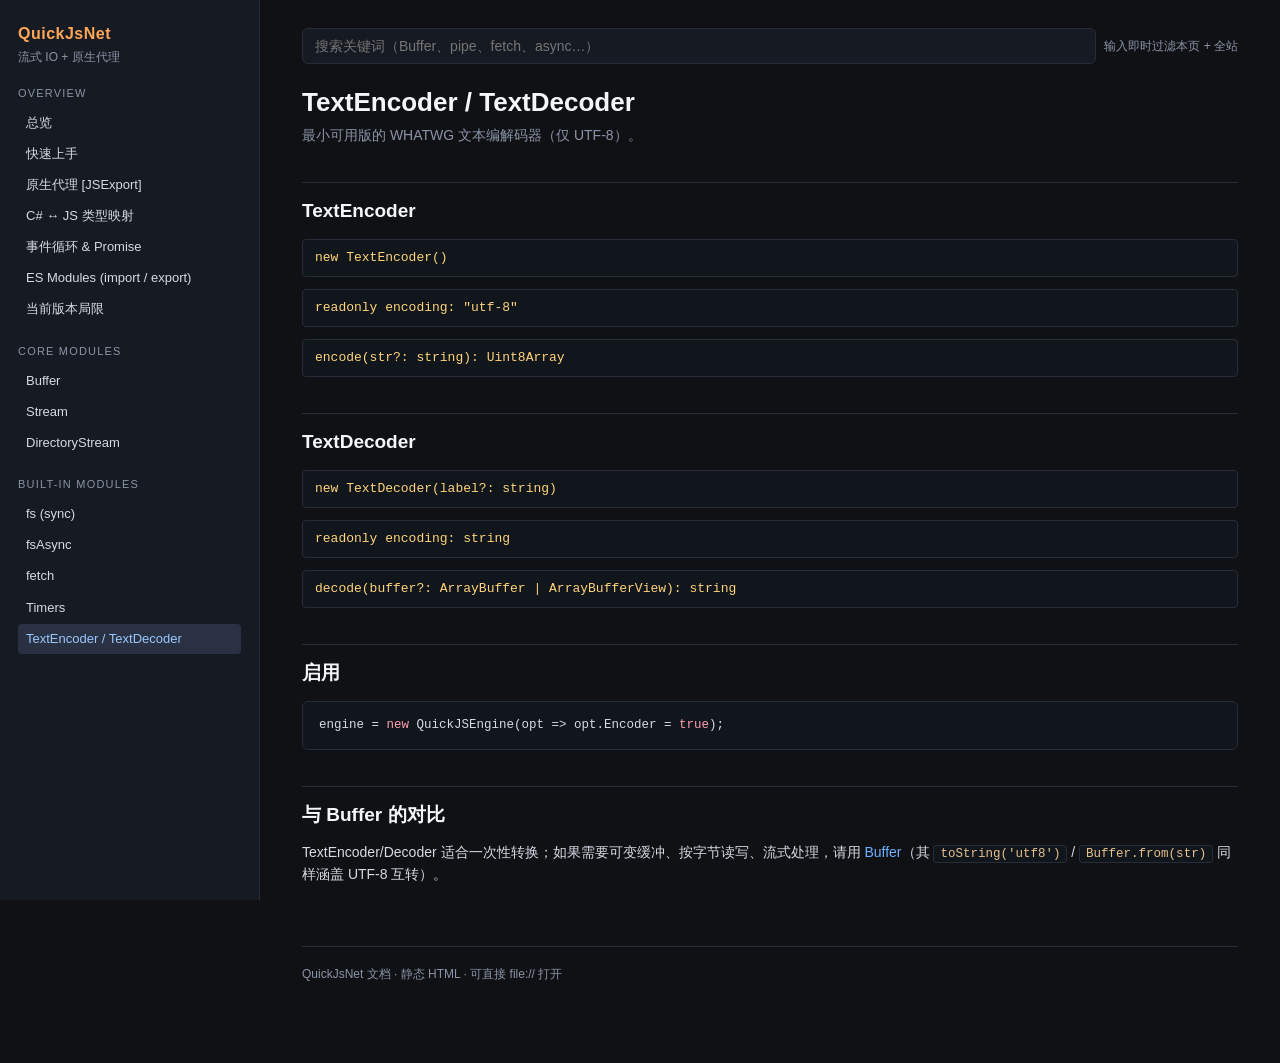
<file: qjs.net/docs/module-encoder.html>
<!doctype html>
<html lang="zh-CN"><head><meta charset="utf-8"><title>TextEncoder / TextDecoder · QuickJsNet</title><link rel="stylesheet" href="assets/style.css"></head>
<body>
<main>
<h1>TextEncoder / TextDecoder</h1>
<p class="lede">最小可用版的 WHATWG 文本编解码器（仅 UTF-8）。</p>

<section id="sec0" data-keywords="textencoder encode utf8">
<h2>TextEncoder</h2>
<div class="sig">new TextEncoder()</div>
<div class="sig">readonly encoding: "utf-8"</div>
<div class="sig">encode(str?: string): Uint8Array</div>
</section>

<section id="sec1" data-keywords="textdecoder decode utf8">
<h2>TextDecoder</h2>
<div class="sig">new TextDecoder(label?: string)</div>
<div class="sig">readonly encoding: string</div>
<div class="sig">decode(buffer?: ArrayBuffer | ArrayBufferView): string</div>
</section>

<section id="sec2" data-keywords="enable encoder 启用">
<h2>启用</h2>
<pre><code>engine = <span class="kw">new</span> QuickJSEngine(opt =&gt; opt.Encoder = <span class="kw">true</span>);</code></pre>
</section>

<section id="sec3" data-keywords="alt buffer 替代">
<h2>与 Buffer 的对比</h2>
<p>TextEncoder/Decoder 适合一次性转换；如果需要可变缓冲、按字节读写、流式处理，请用 <a href="module-buffer.html">Buffer</a>（其 <code>toString('utf8')</code> / <code>Buffer.from(str)</code> 同样涵盖 UTF-8 互转）。</p>
</section>
</main>
<script src="assets/layout.js"></script>
<script src="assets/search.js"></script>
</body></html>
</file>
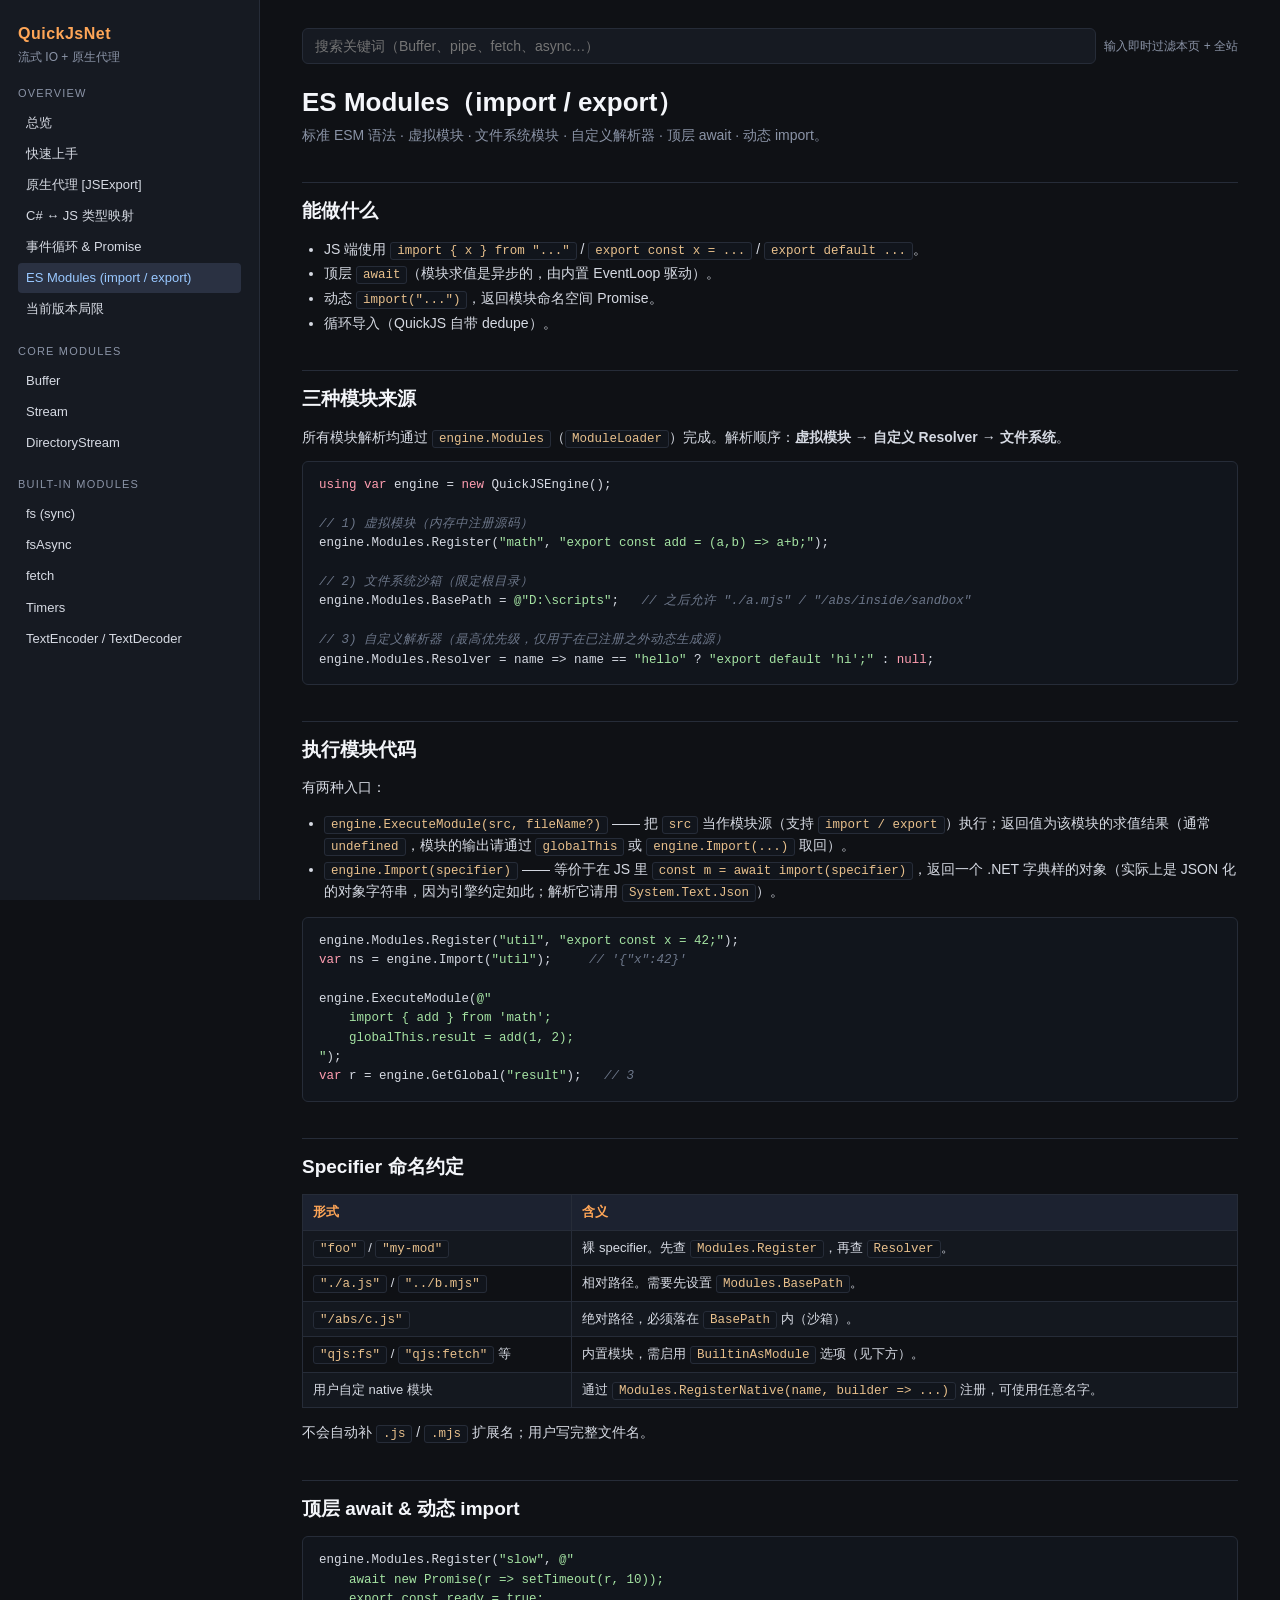
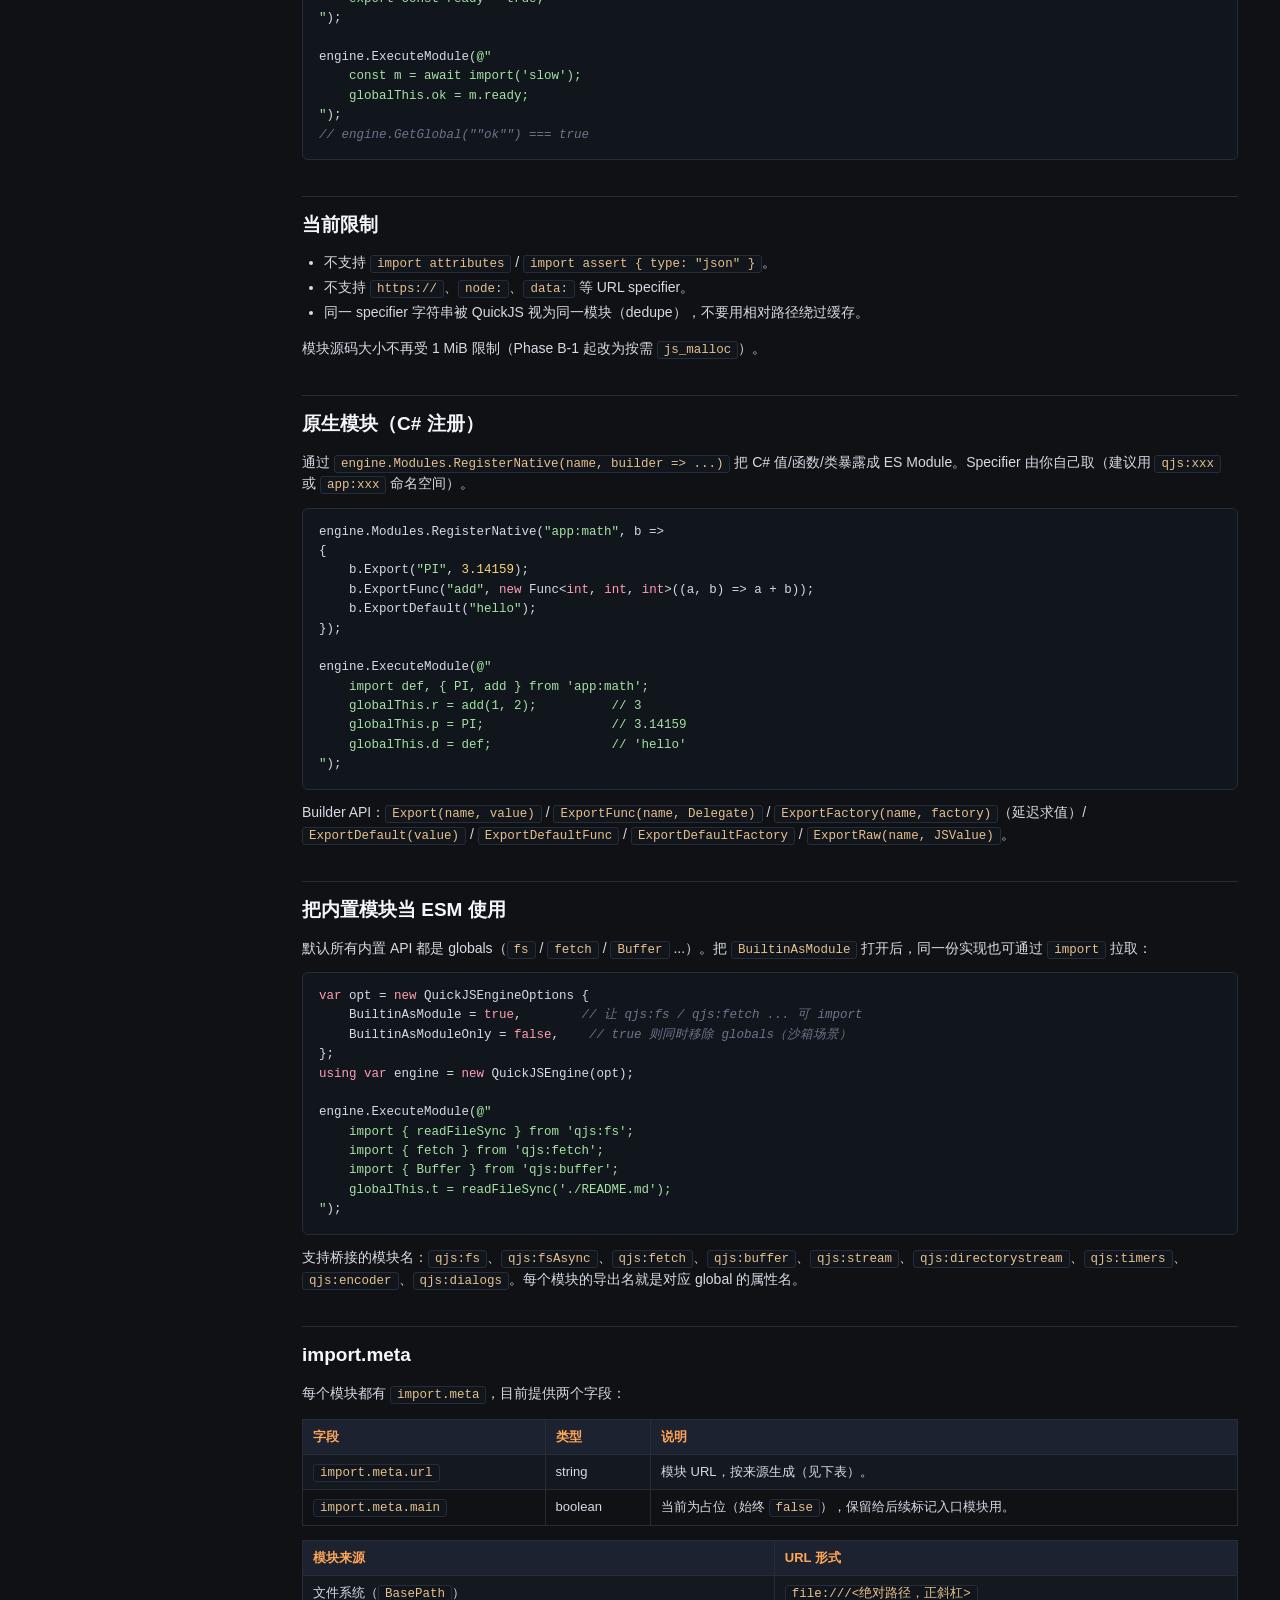
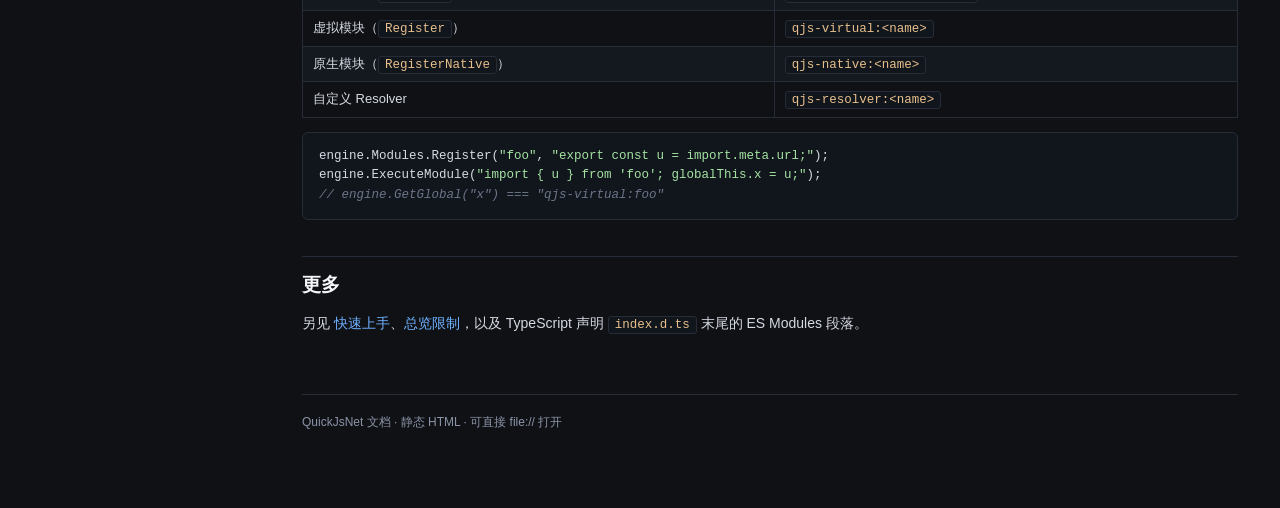
<file: qjs.net/docs/module-esm.html>
<!doctype html>
<html lang="zh-CN"><head><meta charset="utf-8"><title>ES Modules · QuickJsNet</title><link rel="stylesheet" href="assets/style.css"></head>
<body>
<main>
<h1>ES Modules（import / export）</h1>
<p class="lede">标准 ESM 语法 · 虚拟模块 · 文件系统模块 · 自定义解析器 · 顶层 await · 动态 import。</p>

<section id="sec0" data-keywords="overview esm import export 概述">
<h2>能做什么</h2>
<ul>
<li>JS 端使用 <code>import { x } from "..."</code> / <code>export const x = ...</code> / <code>export default ...</code>。</li>
<li>顶层 <code>await</code>（模块求值是异步的，由内置 EventLoop 驱动）。</li>
<li>动态 <code>import("...")</code>，返回模块命名空间 Promise。</li>
<li>循环导入（QuickJS 自带 dedupe）。</li>
</ul>
</section>

<section id="sec1" data-keywords="config modules basepath register resolver 解析">
<h2>三种模块来源</h2>
<p>所有模块解析均通过 <code>engine.Modules</code>（<code>ModuleLoader</code>）完成。解析顺序：<b>虚拟模块 → 自定义 Resolver → 文件系统</b>。</p>
<pre><code><span class="kw">using var</span> engine = <span class="kw">new</span> QuickJSEngine();

<span class="com">// 1) 虚拟模块（内存中注册源码）</span>
engine.Modules.Register(<span class="str">"math"</span>, <span class="str">"export const add = (a,b) =&gt; a+b;"</span>);

<span class="com">// 2) 文件系统沙箱（限定根目录）</span>
engine.Modules.BasePath = <span class="str">@"D:\scripts"</span>;   <span class="com">// 之后允许 "./a.mjs" / "/abs/inside/sandbox"</span>

<span class="com">// 3) 自定义解析器（最高优先级，仅用于在已注册之外动态生成源）</span>
engine.Modules.Resolver = name =&gt; name == <span class="str">"hello"</span> ? <span class="str">"export default 'hi';"</span> : <span class="kw">null</span>;
</code></pre>
</section>

<section id="sec2" data-keywords="execute module run 执行">
<h2>执行模块代码</h2>
<p>有两种入口：</p>
<ul>
<li><code>engine.ExecuteModule(src, fileName?)</code> —— 把 <code>src</code> 当作模块源（支持 <code>import / export</code>）执行；返回值为该模块的求值结果（通常 <code>undefined</code>，模块的输出请通过 <code>globalThis</code> 或 <code>engine.Import(...)</code> 取回）。</li>
<li><code>engine.Import(specifier)</code> —— 等价于在 JS 里 <code>const m = await import(specifier)</code>，返回一个 .NET 字典样的对象（实际上是 JSON 化的对象字符串，因为引擎约定如此；解析它请用 <code>System.Text.Json</code>）。</li>
</ul>
<pre><code>engine.Modules.Register(<span class="str">"util"</span>, <span class="str">"export const x = 42;"</span>);
<span class="kw">var</span> ns = engine.Import(<span class="str">"util"</span>);     <span class="com">// '{"x":42}'</span>

engine.ExecuteModule(<span class="str">@"
    import { add } from 'math';
    globalThis.result = add(1, 2);
"</span>);
<span class="kw">var</span> r = engine.GetGlobal(<span class="str">"result"</span>);   <span class="com">// 3</span>
</code></pre>
</section>

<section id="sec3" data-keywords="specifier path 命名">
<h2>Specifier 命名约定</h2>
<table>
<tr><th>形式</th><th>含义</th></tr>
<tr><td><code>"foo"</code> / <code>"my-mod"</code></td><td>裸 specifier。先查 <code>Modules.Register</code>，再查 <code>Resolver</code>。</td></tr>
<tr><td><code>"./a.js"</code> / <code>"../b.mjs"</code></td><td>相对路径。需要先设置 <code>Modules.BasePath</code>。</td></tr>
<tr><td><code>"/abs/c.js"</code></td><td>绝对路径，必须落在 <code>BasePath</code> 内（沙箱）。</td></tr>
<tr><td><code>"qjs:fs"</code> / <code>"qjs:fetch"</code> 等</td><td>内置模块，需启用 <code>BuiltinAsModule</code> 选项（见下方）。</td></tr>
<tr><td>用户自定 native 模块</td><td>通过 <code>Modules.RegisterNative(name, builder =&gt; ...)</code> 注册，可使用任意名字。</td></tr>
</table>
<p>不会自动补 <code>.js</code> / <code>.mjs</code> 扩展名；用户写完整文件名。</p>
</section>

<section id="sec4" data-keywords="async tla await dynamic 动态">
<h2>顶层 await &amp; 动态 import</h2>
<pre><code>engine.Modules.Register(<span class="str">"slow"</span>, <span class="str">@"
    await new Promise(r =&gt; setTimeout(r, 10));
    export const ready = true;
"</span>);

engine.ExecuteModule(<span class="str">@"
    const m = await import('slow');
    globalThis.ok = m.ready;
"</span>);
<span class="com">// engine.GetGlobal(""ok"") === true</span>
</code></pre>
</section>

<section id="sec5" data-keywords="errors limits 限制">
<h2>当前限制</h2>
<ul>
<li>不支持 <code>import attributes</code> / <code>import assert { type: "json" }</code>。</li>
<li>不支持 <code>https://</code>、<code>node:</code>、<code>data:</code> 等 URL specifier。</li>
<li>同一 specifier 字符串被 QuickJS 视为同一模块（dedupe），不要用相对路径绕过缓存。</li>
</ul>
<p>模块源码大小不再受 1 MiB 限制（Phase B-1 起改为按需 <code>js_malloc</code>）。</p>
</section>

<section id="sec-native" data-keywords="native registernative builder export 原生模块">
<h2>原生模块（C# 注册）</h2>
<p>通过 <code>engine.Modules.RegisterNative(name, builder =&gt; ...)</code> 把 C# 值/函数/类暴露成 ES Module。Specifier 由你自己取（建议用 <code>qjs:xxx</code> 或 <code>app:xxx</code> 命名空间）。</p>
<pre><code>engine.Modules.RegisterNative(<span class="str">"app:math"</span>, b =&gt;
{
    b.Export(<span class="str">"PI"</span>, <span class="num">3.14159</span>);
    b.ExportFunc(<span class="str">"add"</span>, <span class="kw">new</span> Func&lt;<span class="kw">int</span>, <span class="kw">int</span>, <span class="kw">int</span>&gt;((a, b) =&gt; a + b));
    b.ExportDefault(<span class="str">"hello"</span>);
});

engine.ExecuteModule(<span class="str">@"
    import def, { PI, add } from 'app:math';
    globalThis.r = add(1, 2);          // 3
    globalThis.p = PI;                 // 3.14159
    globalThis.d = def;                // 'hello'
"</span>);
</code></pre>
<p>Builder API：<code>Export(name, value)</code> / <code>ExportFunc(name, Delegate)</code> / <code>ExportFactory(name, factory)</code>（延迟求值）/ <code>ExportDefault(value)</code> / <code>ExportDefaultFunc</code> / <code>ExportDefaultFactory</code> / <code>ExportRaw(name, JSValue)</code>。</p>
</section>

<section id="sec-builtin" data-keywords="builtin qjs fs fetch buffer 内置 esm">
<h2>把内置模块当 ESM 使用</h2>
<p>默认所有内置 API 都是 globals（<code>fs</code> / <code>fetch</code> / <code>Buffer</code> ...）。把 <code>BuiltinAsModule</code> 打开后，同一份实现也可通过 <code>import</code> 拉取：</p>
<pre><code><span class="kw">var</span> opt = <span class="kw">new</span> QuickJSEngineOptions {
    BuiltinAsModule = <span class="kw">true</span>,        <span class="com">// 让 qjs:fs / qjs:fetch ... 可 import</span>
    BuiltinAsModuleOnly = <span class="kw">false</span>,    <span class="com">// true 则同时移除 globals（沙箱场景）</span>
};
<span class="kw">using var</span> engine = <span class="kw">new</span> QuickJSEngine(opt);

engine.ExecuteModule(<span class="str">@"
    import { readFileSync } from 'qjs:fs';
    import { fetch } from 'qjs:fetch';
    import { Buffer } from 'qjs:buffer';
    globalThis.t = readFileSync('./README.md');
"</span>);
</code></pre>
<p>支持桥接的模块名：<code>qjs:fs</code>、<code>qjs:fsAsync</code>、<code>qjs:fetch</code>、<code>qjs:buffer</code>、<code>qjs:stream</code>、<code>qjs:directorystream</code>、<code>qjs:timers</code>、<code>qjs:encoder</code>、<code>qjs:dialogs</code>。每个模块的导出名就是对应 global 的属性名。</p>
</section>

<section id="sec-import-meta" data-keywords="import.meta url main 元信息">
<h2>import.meta</h2>
<p>每个模块都有 <code>import.meta</code>，目前提供两个字段：</p>
<table>
<tr><th>字段</th><th>类型</th><th>说明</th></tr>
<tr><td><code>import.meta.url</code></td><td>string</td><td>模块 URL，按来源生成（见下表）。</td></tr>
<tr><td><code>import.meta.main</code></td><td>boolean</td><td>当前为占位（始终 <code>false</code>），保留给后续标记入口模块用。</td></tr>
</table>
<table>
<tr><th>模块来源</th><th>URL 形式</th></tr>
<tr><td>文件系统（<code>BasePath</code>）</td><td><code>file:///&lt;绝对路径，正斜杠&gt;</code></td></tr>
<tr><td>虚拟模块（<code>Register</code>）</td><td><code>qjs-virtual:&lt;name&gt;</code></td></tr>
<tr><td>原生模块（<code>RegisterNative</code>）</td><td><code>qjs-native:&lt;name&gt;</code></td></tr>
<tr><td>自定义 Resolver</td><td><code>qjs-resolver:&lt;name&gt;</code></td></tr>
</table>
<pre><code>engine.Modules.Register(<span class="str">"foo"</span>, <span class="str">"export const u = import.meta.url;"</span>);
engine.ExecuteModule(<span class="str">"import { u } from 'foo'; globalThis.x = u;"</span>);
<span class="com">// engine.GetGlobal("x") === "qjs-virtual:foo"</span>
</code></pre>
</section>

<section id="sec6" data-keywords="dts">
<h2>更多</h2>
<p>另见 <a href="getting-started.html">快速上手</a>、<a href="limitations.html">总览限制</a>，以及 TypeScript 声明 <code>index.d.ts</code> 末尾的 ES Modules 段落。</p>
</section>
</main>
<script src="assets/layout.js"></script>
<script src="assets/search.js"></script>
</body></html>
</file>
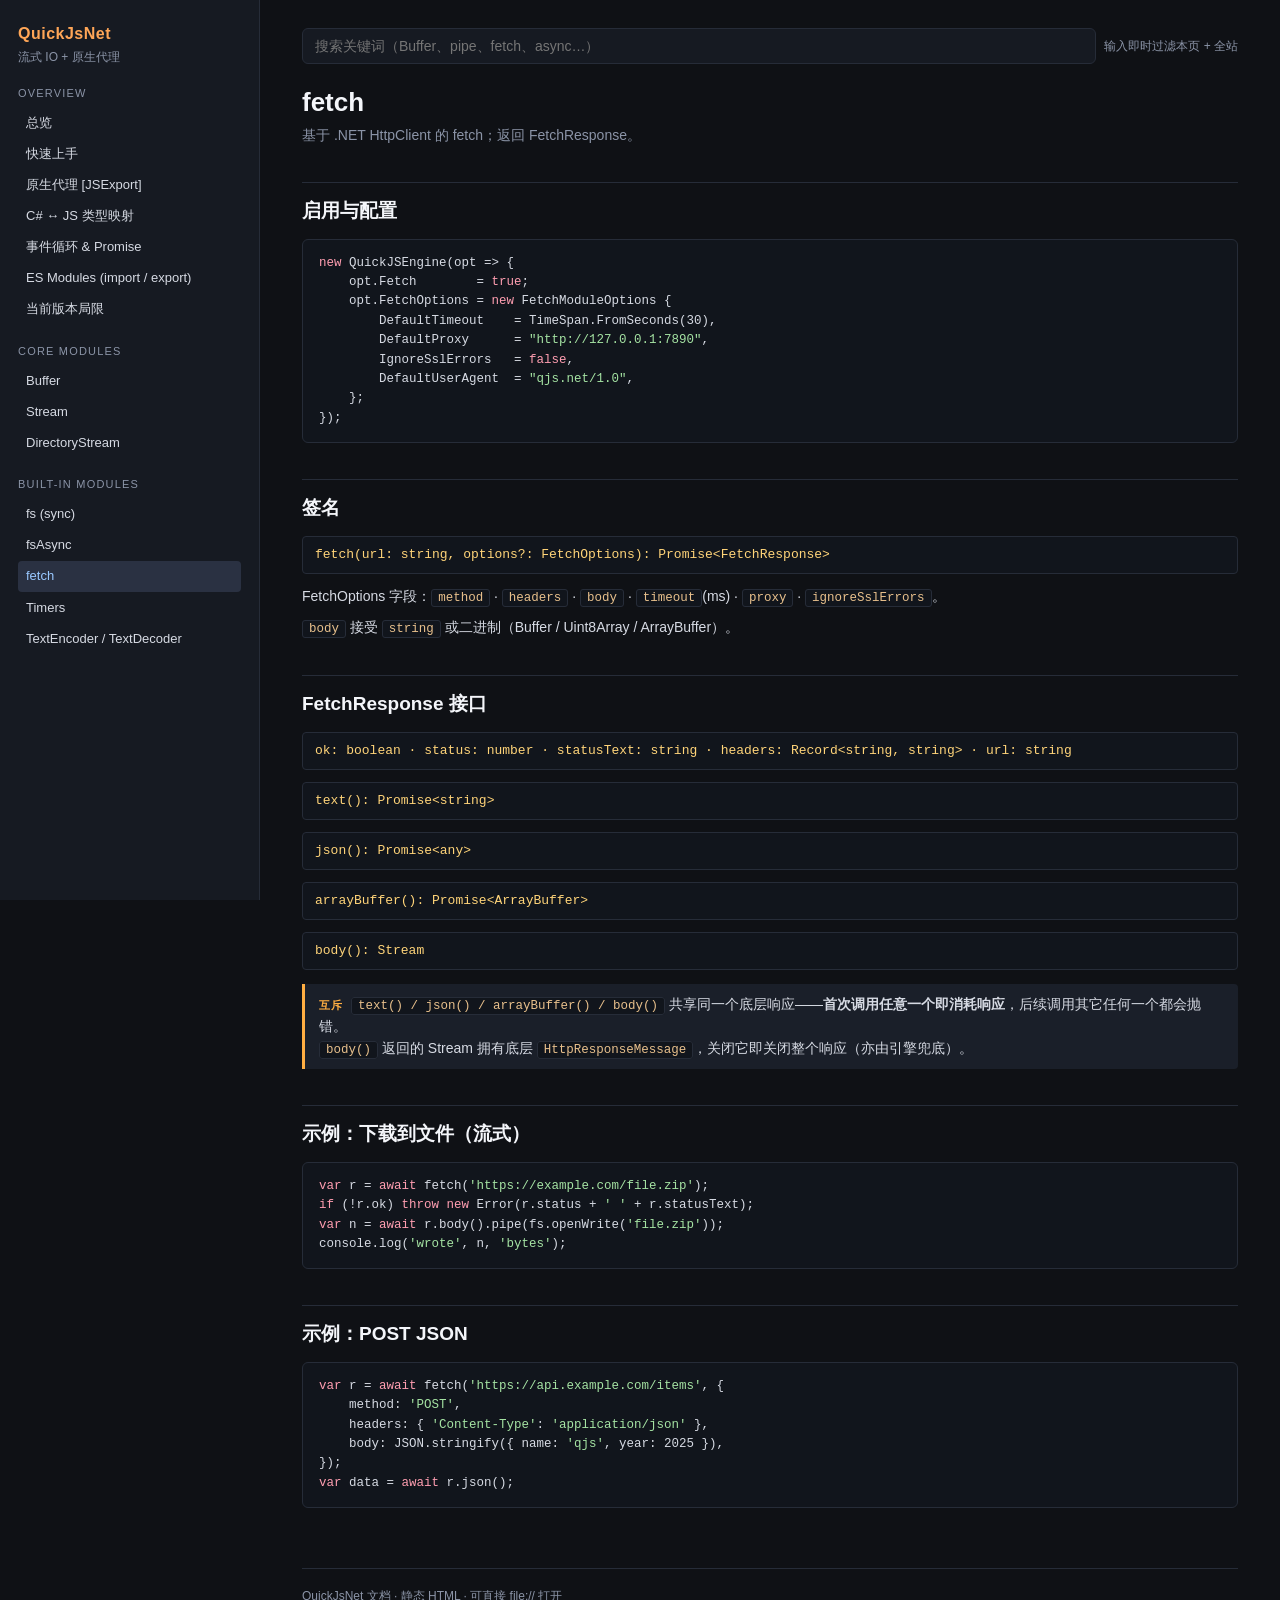
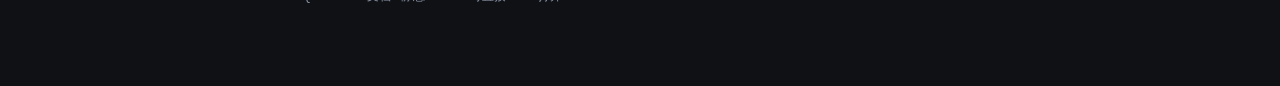
<file: qjs.net/docs/module-fetch.html>
<!doctype html>
<html lang="zh-CN"><head><meta charset="utf-8"><title>fetch · QuickJsNet</title><link rel="stylesheet" href="assets/style.css"></head>
<body>
<main>
<h1>fetch</h1>
<p class="lede">基于 .NET HttpClient 的 fetch；返回 FetchResponse。</p>

<section id="sec0" data-keywords="enable proxy ssl timeout 配置">
<h2>启用与配置</h2>
<pre><code><span class="kw">new</span> QuickJSEngine(opt =&gt; {
    opt.Fetch        = <span class="kw">true</span>;
    opt.FetchOptions = <span class="kw">new</span> FetchModuleOptions {
        DefaultTimeout    = TimeSpan.FromSeconds(30),
        DefaultProxy      = <span class="str">"http://127.0.0.1:7890"</span>,
        IgnoreSslErrors   = <span class="kw">false</span>,
        DefaultUserAgent  = <span class="str">"qjs.net/1.0"</span>,
    };
});</code></pre>
</section>

<section id="sec1" data-keywords="signature options 签名">
<h2>签名</h2>
<div class="sig">fetch(url: string, options?: FetchOptions): Promise&lt;FetchResponse&gt;</div>
<p>FetchOptions 字段：<code>method</code> · <code>headers</code> · <code>body</code> · <code>timeout</code>(ms) · <code>proxy</code> · <code>ignoreSslErrors</code>。</p>
<p><code>body</code> 接受 <code>string</code> 或二进制（Buffer / Uint8Array / ArrayBuffer）。</p>
</section>

<section id="sec2" data-keywords="response text json arraybuffer body 响应">
<h2>FetchResponse 接口</h2>
<div class="sig">ok: boolean · status: number · statusText: string · headers: Record&lt;string, string&gt; · url: string</div>
<div class="sig">text(): Promise&lt;string&gt;</div>
<div class="sig">json(): Promise&lt;any&gt;</div>
<div class="sig">arrayBuffer(): Promise&lt;ArrayBuffer&gt;</div>
<div class="sig">body(): Stream</div>

<div class="box warn"><span class="label">互斥</span><code>text() / json() / arrayBuffer() / body()</code> 共享同一个底层响应——<b>首次调用任意一个即消耗响应</b>，后续调用其它任何一个都会抛错。<br>
<code>body()</code> 返回的 Stream 拥有底层 <code>HttpResponseMessage</code>，关闭它即关闭整个响应（亦由引擎兜底）。</div>
</section>

<section id="sec3" data-keywords="example download stream 示例">
<h2>示例：下载到文件（流式）</h2>
<pre><code><span class="kw">var</span> r = <span class="kw">await</span> fetch(<span class="str">'https://example.com/file.zip'</span>);
<span class="kw">if</span> (!r.ok) <span class="kw">throw new</span> Error(r.status + <span class="str">' '</span> + r.statusText);
<span class="kw">var</span> n = <span class="kw">await</span> r.body().pipe(fs.openWrite(<span class="str">'file.zip'</span>));
console.log(<span class="str">'wrote'</span>, n, <span class="str">'bytes'</span>);
</code></pre>

<h2>示例：POST JSON</h2>
<pre><code><span class="kw">var</span> r = <span class="kw">await</span> fetch(<span class="str">'https://api.example.com/items'</span>, {
    method: <span class="str">'POST'</span>,
    headers: { <span class="str">'Content-Type'</span>: <span class="str">'application/json'</span> },
    body: JSON.stringify({ name: <span class="str">'qjs'</span>, year: 2025 }),
});
<span class="kw">var</span> data = <span class="kw">await</span> r.json();
</code></pre>
</section>
</main>
<script src="assets/layout.js"></script>
<script src="assets/search.js"></script>
</body></html>
</file>
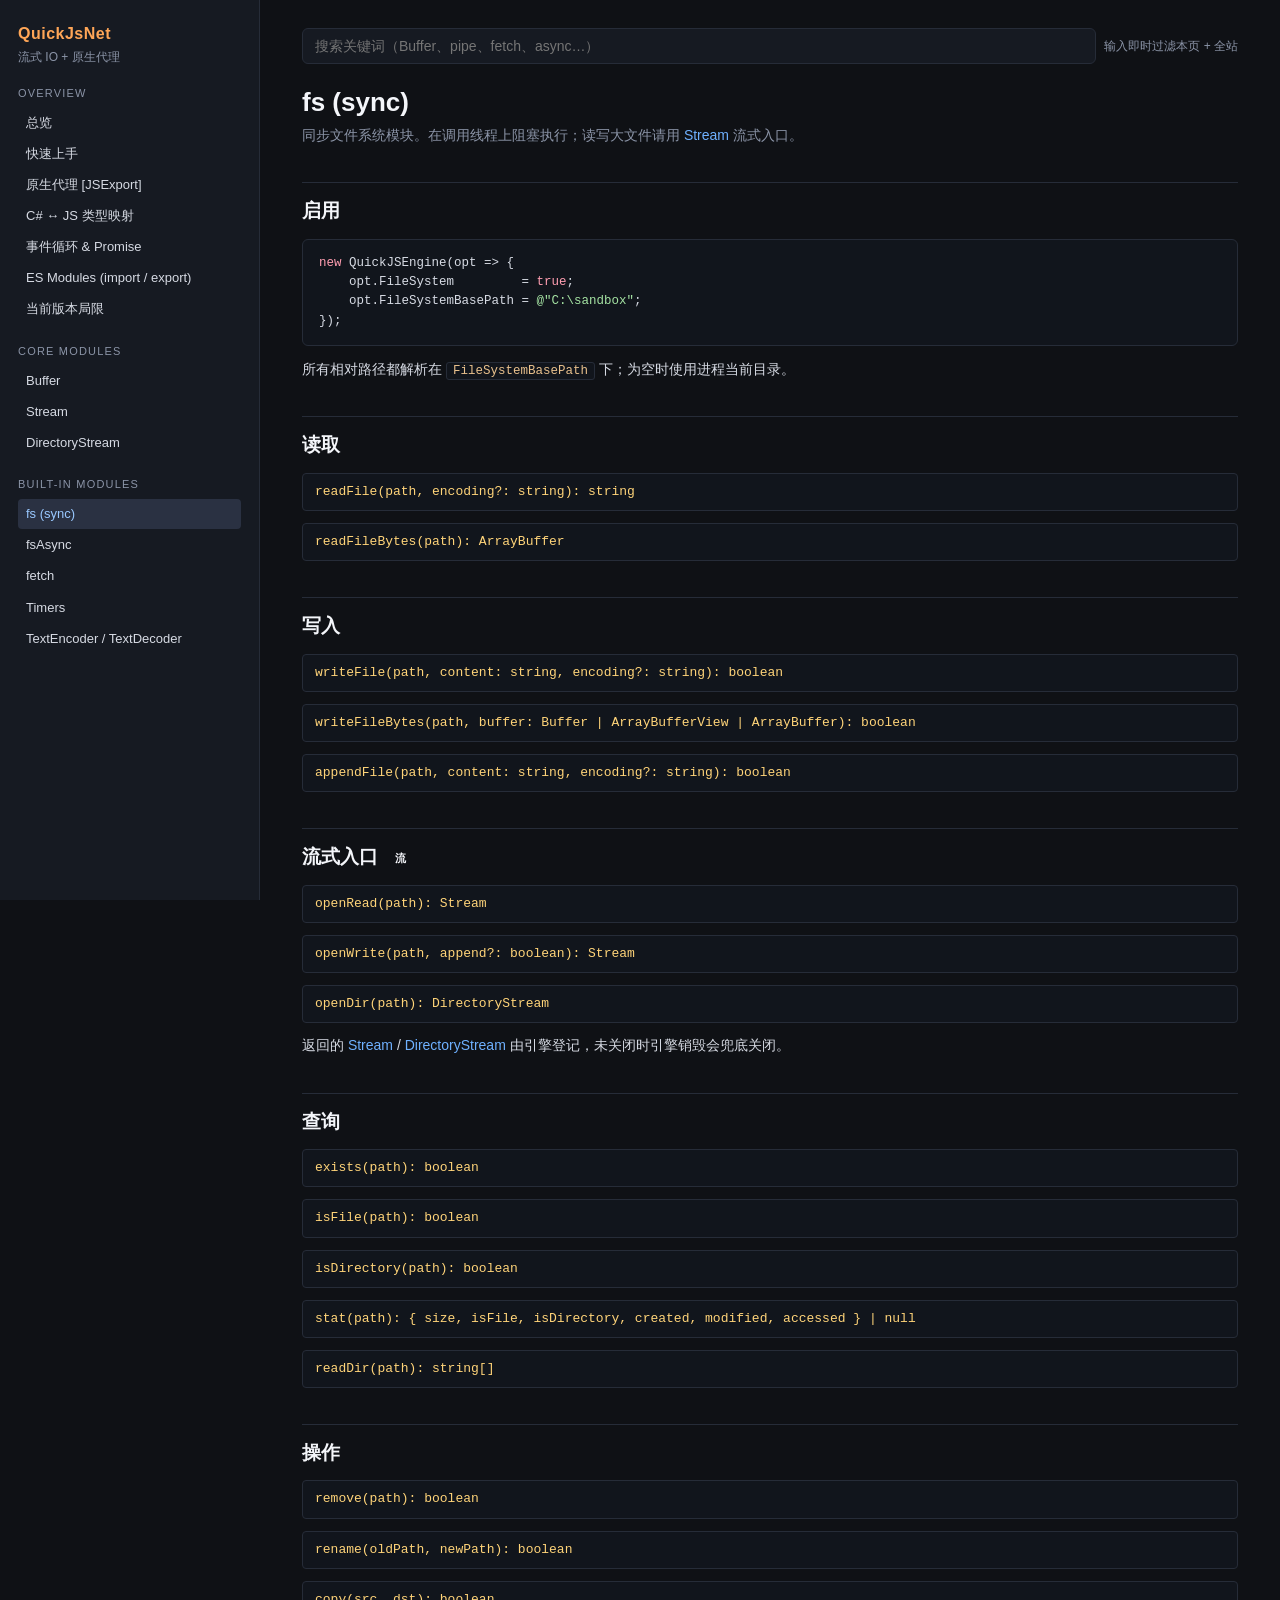
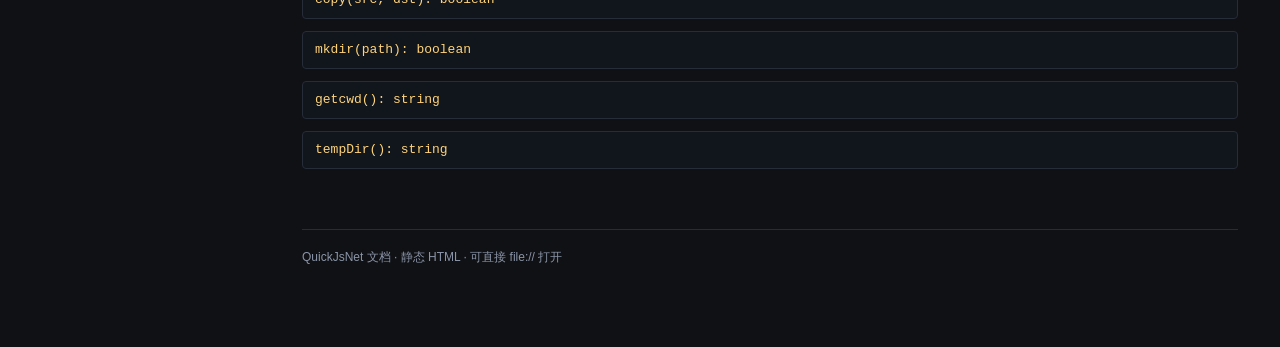
<file: qjs.net/docs/module-fs.html>
<!doctype html>
<html lang="zh-CN"><head><meta charset="utf-8"><title>fs · QuickJsNet</title><link rel="stylesheet" href="assets/style.css"></head>
<body>
<main>
<h1>fs (sync)</h1>
<p class="lede">同步文件系统模块。在调用线程上阻塞执行；读写大文件请用 <a href="module-stream.html">Stream</a> 流式入口。</p>

<section id="sec0" data-keywords="enable basepath 启用">
<h2>启用</h2>
<pre><code><span class="kw">new</span> QuickJSEngine(opt =&gt; {
    opt.FileSystem         = <span class="kw">true</span>;
    opt.FileSystemBasePath = <span class="str">@"C:\sandbox"</span>;
});</code></pre>
<p>所有相对路径都解析在 <code>FileSystemBasePath</code> 下；为空时使用进程当前目录。</p>
</section>

<section id="sec1" data-keywords="text bytes file read 读">
<h2>读取</h2>
<div class="sig">readFile(path, encoding?: string): string</div>
<div class="sig">readFileBytes(path): ArrayBuffer</div>
</section>

<section id="sec2" data-keywords="write append text bytes 写">
<h2>写入</h2>
<div class="sig">writeFile(path, content: string, encoding?: string): boolean</div>
<div class="sig">writeFileBytes(path, buffer: Buffer | ArrayBufferView | ArrayBuffer): boolean</div>
<div class="sig">appendFile(path, content: string, encoding?: string): boolean</div>
</section>

<section id="sec3" data-keywords="open stream openRead openWrite openDir 流式">
<h2>流式入口 <span class="tag">流</span></h2>
<div class="sig">openRead(path): Stream</div>
<div class="sig">openWrite(path, append?: boolean): Stream</div>
<div class="sig">openDir(path): DirectoryStream</div>
<p>返回的 <a href="module-stream.html">Stream</a> / <a href="module-directorystream.html">DirectoryStream</a> 由引擎登记，未关闭时引擎销毁会兜底关闭。</p>
</section>

<section id="sec4" data-keywords="exists isFile isDirectory stat 信息">
<h2>查询</h2>
<div class="sig">exists(path): boolean</div>
<div class="sig">isFile(path): boolean</div>
<div class="sig">isDirectory(path): boolean</div>
<div class="sig">stat(path): { size, isFile, isDirectory, created, modified, accessed } | null</div>
<div class="sig">readDir(path): string[]</div>
</section>

<section id="sec5" data-keywords="manipulate remove rename copy mkdir 操作">
<h2>操作</h2>
<div class="sig">remove(path): boolean</div>
<div class="sig">rename(oldPath, newPath): boolean</div>
<div class="sig">copy(src, dst): boolean</div>
<div class="sig">mkdir(path): boolean</div>
<div class="sig">getcwd(): string</div>
<div class="sig">tempDir(): string</div>
</section>
</main>
<script src="assets/layout.js"></script>
<script src="assets/search.js"></script>
</body></html>
</file>
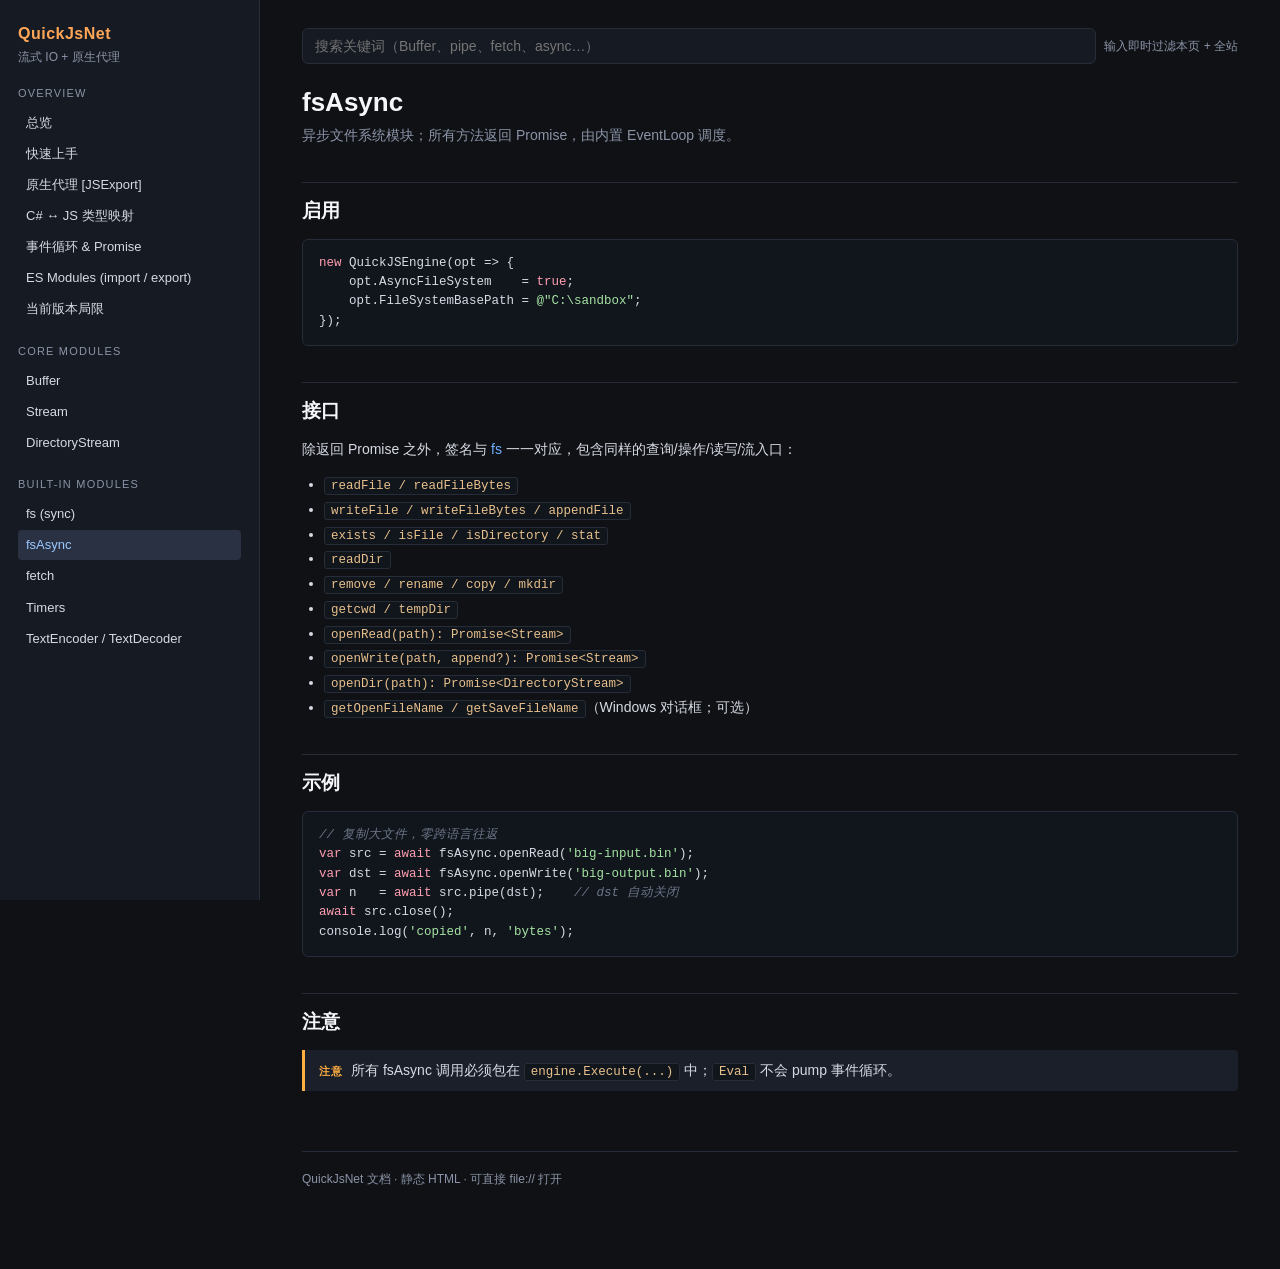
<file: qjs.net/docs/module-fsAsync.html>
<!doctype html>
<html lang="zh-CN"><head><meta charset="utf-8"><title>fsAsync · QuickJsNet</title><link rel="stylesheet" href="assets/style.css"></head>
<body>
<main>
<h1>fsAsync</h1>
<p class="lede">异步文件系统模块；所有方法返回 Promise，由内置 EventLoop 调度。</p>

<section id="sec0" data-keywords="enable opt 启用">
<h2>启用</h2>
<pre><code><span class="kw">new</span> QuickJSEngine(opt =&gt; {
    opt.AsyncFileSystem    = <span class="kw">true</span>;
    opt.FileSystemBasePath = <span class="str">@"C:\sandbox"</span>;
});</code></pre>
</section>

<section id="sec1" data-keywords="api signatures 接口">
<h2>接口</h2>
<p>除返回 Promise 之外，签名与 <a href="module-fs.html">fs</a> 一一对应，包含同样的查询/操作/读写/流入口：</p>
<ul>
<li><code>readFile / readFileBytes</code></li>
<li><code>writeFile / writeFileBytes / appendFile</code></li>
<li><code>exists / isFile / isDirectory / stat</code></li>
<li><code>readDir</code></li>
<li><code>remove / rename / copy / mkdir</code></li>
<li><code>getcwd / tempDir</code></li>
<li><code>openRead(path): Promise&lt;Stream&gt;</code></li>
<li><code>openWrite(path, append?): Promise&lt;Stream&gt;</code></li>
<li><code>openDir(path): Promise&lt;DirectoryStream&gt;</code></li>
<li><code>getOpenFileName / getSaveFileName</code>（Windows 对话框；可选）</li>
</ul>
</section>

<section id="sec2" data-keywords="example async pipe 示例">
<h2>示例</h2>
<pre><code><span class="com">// 复制大文件，零跨语言往返</span>
<span class="kw">var</span> src = <span class="kw">await</span> fsAsync.openRead(<span class="str">'big-input.bin'</span>);
<span class="kw">var</span> dst = <span class="kw">await</span> fsAsync.openWrite(<span class="str">'big-output.bin'</span>);
<span class="kw">var</span> n   = <span class="kw">await</span> src.pipe(dst);    <span class="com">// dst 自动关闭</span>
<span class="kw">await</span> src.close();
console.log(<span class="str">'copied'</span>, n, <span class="str">'bytes'</span>);
</code></pre>
</section>

<section id="sec3" data-keywords="execute requirement 注意">
<h2>注意</h2>
<div class="box warn"><span class="label">注意</span>所有 fsAsync 调用必须包在 <code>engine.Execute(...)</code> 中；<code>Eval</code> 不会 pump 事件循环。</div>
</section>
</main>
<script src="assets/layout.js"></script>
<script src="assets/search.js"></script>
</body></html>
</file>
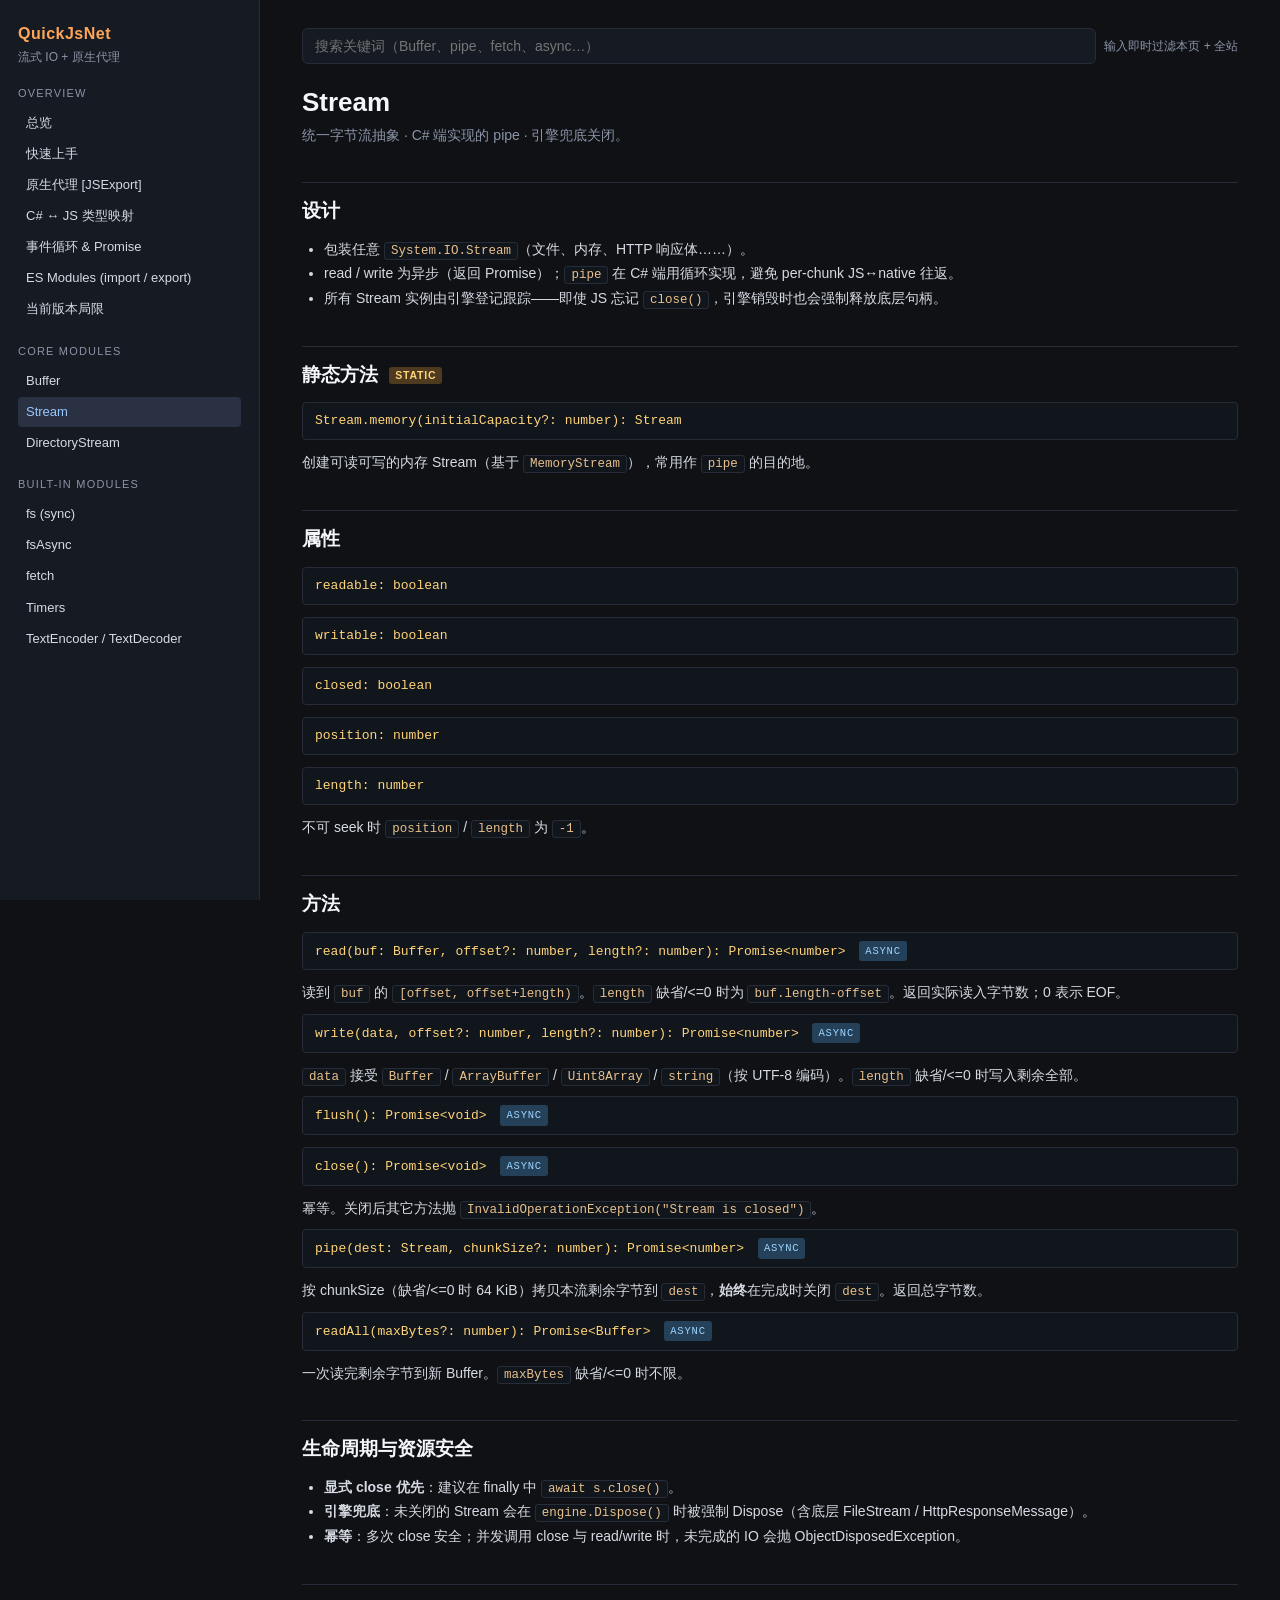
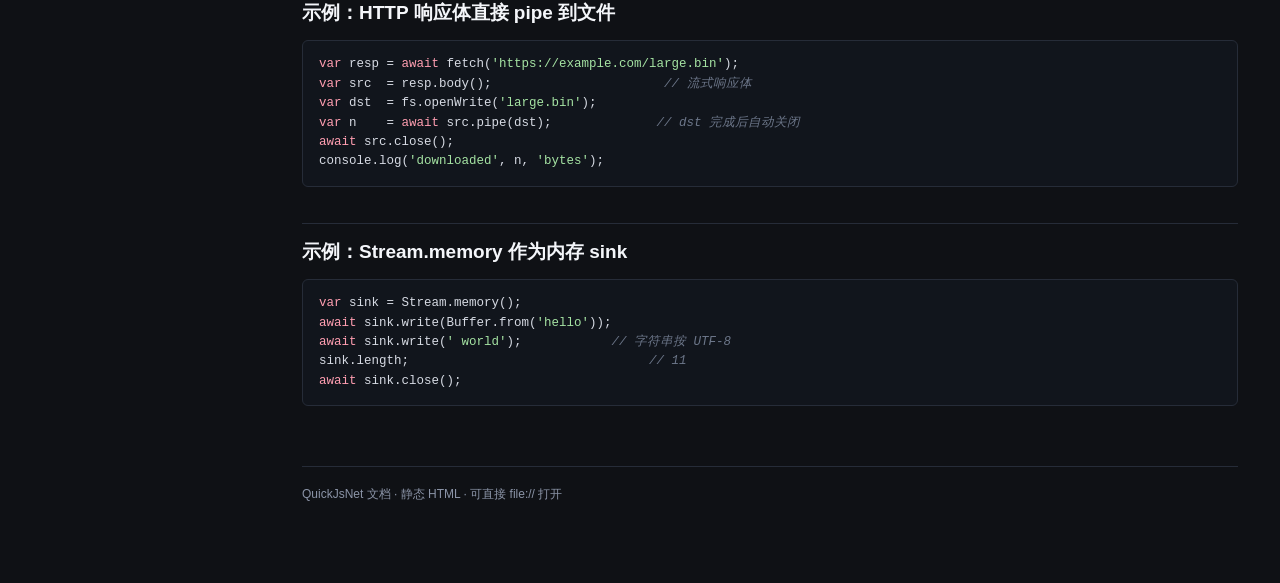
<file: qjs.net/docs/module-stream.html>
<!doctype html>
<html lang="zh-CN"><head><meta charset="utf-8"><title>Stream · QuickJsNet</title><link rel="stylesheet" href="assets/style.css"></head>
<body>
<main>
<h1>Stream</h1>
<p class="lede">统一字节流抽象 · C# 端实现的 pipe · 引擎兜底关闭。</p>

<section id="sec0" data-keywords="stream design pipe 设计">
<h2>设计</h2>
<ul>
<li>包装任意 <code>System.IO.Stream</code>（文件、内存、HTTP 响应体……）。</li>
<li>read / write 为异步（返回 Promise）；<code>pipe</code> 在 C# 端用循环实现，避免 per-chunk JS↔native 往返。</li>
<li>所有 Stream 实例由引擎登记跟踪——即使 JS 忘记 <code>close()</code>，引擎销毁时也会强制释放底层句柄。</li>
</ul>
</section>

<section id="sec1" data-keywords="static memory 静态">
<h2>静态方法 <span class="tag static">static</span></h2>
<div class="sig">Stream.memory(initialCapacity?: number): Stream</div>
<p>创建可读可写的内存 Stream（基于 <code>MemoryStream</code>），常用作 <code>pipe</code> 的目的地。</p>
</section>

<section id="sec2" data-keywords="properties readable writable closed length 属性">
<h2>属性</h2>
<div class="sig">readable: boolean</div>
<div class="sig">writable: boolean</div>
<div class="sig">closed: boolean</div>
<div class="sig">position: number</div>
<div class="sig">length: number</div>
<p>不可 seek 时 <code>position</code> / <code>length</code> 为 <code>-1</code>。</p>
</section>

<section id="sec3" data-keywords="read write methods 异步">
<h2>方法</h2>
<div class="sig">read(buf: Buffer, offset?: number, length?: number): Promise&lt;number&gt; <span class="tag async">async</span></div>
<p>读到 <code>buf</code> 的 <code>[offset, offset+length)</code>。<code>length</code> 缺省/<=0 时为 <code>buf.length-offset</code>。返回实际读入字节数；0 表示 EOF。</p>

<div class="sig">write(data, offset?: number, length?: number): Promise&lt;number&gt; <span class="tag async">async</span></div>
<p><code>data</code> 接受 <code>Buffer</code> / <code>ArrayBuffer</code> / <code>Uint8Array</code> / <code>string</code>（按 UTF-8 编码）。<code>length</code> 缺省/<=0 时写入剩余全部。</p>

<div class="sig">flush(): Promise&lt;void&gt; <span class="tag async">async</span></div>
<div class="sig">close(): Promise&lt;void&gt; <span class="tag async">async</span></div>
<p>幂等。关闭后其它方法抛 <code>InvalidOperationException("Stream is closed")</code>。</p>

<div class="sig">pipe(dest: Stream, chunkSize?: number): Promise&lt;number&gt; <span class="tag async">async</span></div>
<p>按 chunkSize（缺省/<=0 时 64 KiB）拷贝本流剩余字节到 <code>dest</code>，<b>始终</b>在完成时关闭 <code>dest</code>。返回总字节数。</p>

<div class="sig">readAll(maxBytes?: number): Promise&lt;Buffer&gt; <span class="tag async">async</span></div>
<p>一次读完剩余字节到新 Buffer。<code>maxBytes</code> 缺省/<=0 时不限。</p>
</section>

<section id="sec4" data-keywords="lifecycle dispose engine 生命周期 释放">
<h2>生命周期与资源安全</h2>
<ul>
<li><b>显式 close 优先</b>：建议在 finally 中 <code>await s.close()</code>。</li>
<li><b>引擎兜底</b>：未关闭的 Stream 会在 <code>engine.Dispose()</code> 时被强制 Dispose（含底层 FileStream / HttpResponseMessage）。</li>
<li><b>幂等</b>：多次 close 安全；并发调用 close 与 read/write 时，未完成的 IO 会抛 ObjectDisposedException。</li>
</ul>
</section>

<section id="sec5" data-keywords="example pipe download 示例">
<h2>示例：HTTP 响应体直接 pipe 到文件</h2>
<pre><code><span class="kw">var</span> resp = <span class="kw">await</span> fetch(<span class="str">'https://example.com/large.bin'</span>);
<span class="kw">var</span> src  = resp.body();                       <span class="com">// 流式响应体</span>
<span class="kw">var</span> dst  = fs.openWrite(<span class="str">'large.bin'</span>);
<span class="kw">var</span> n    = <span class="kw">await</span> src.pipe(dst);              <span class="com">// dst 完成后自动关闭</span>
<span class="kw">await</span> src.close();
console.log(<span class="str">'downloaded'</span>, n, <span class="str">'bytes'</span>);
</code></pre>

<h2>示例：Stream.memory 作为内存 sink</h2>
<pre><code><span class="kw">var</span> sink = Stream.memory();
<span class="kw">await</span> sink.write(Buffer.from(<span class="str">'hello'</span>));
<span class="kw">await</span> sink.write(<span class="str">' world'</span>);            <span class="com">// 字符串按 UTF-8</span>
sink.length;                                <span class="com">// 11</span>
<span class="kw">await</span> sink.close();
</code></pre>
</section>
</main>
<script src="assets/layout.js"></script>
<script src="assets/search.js"></script>
</body></html>
</file>
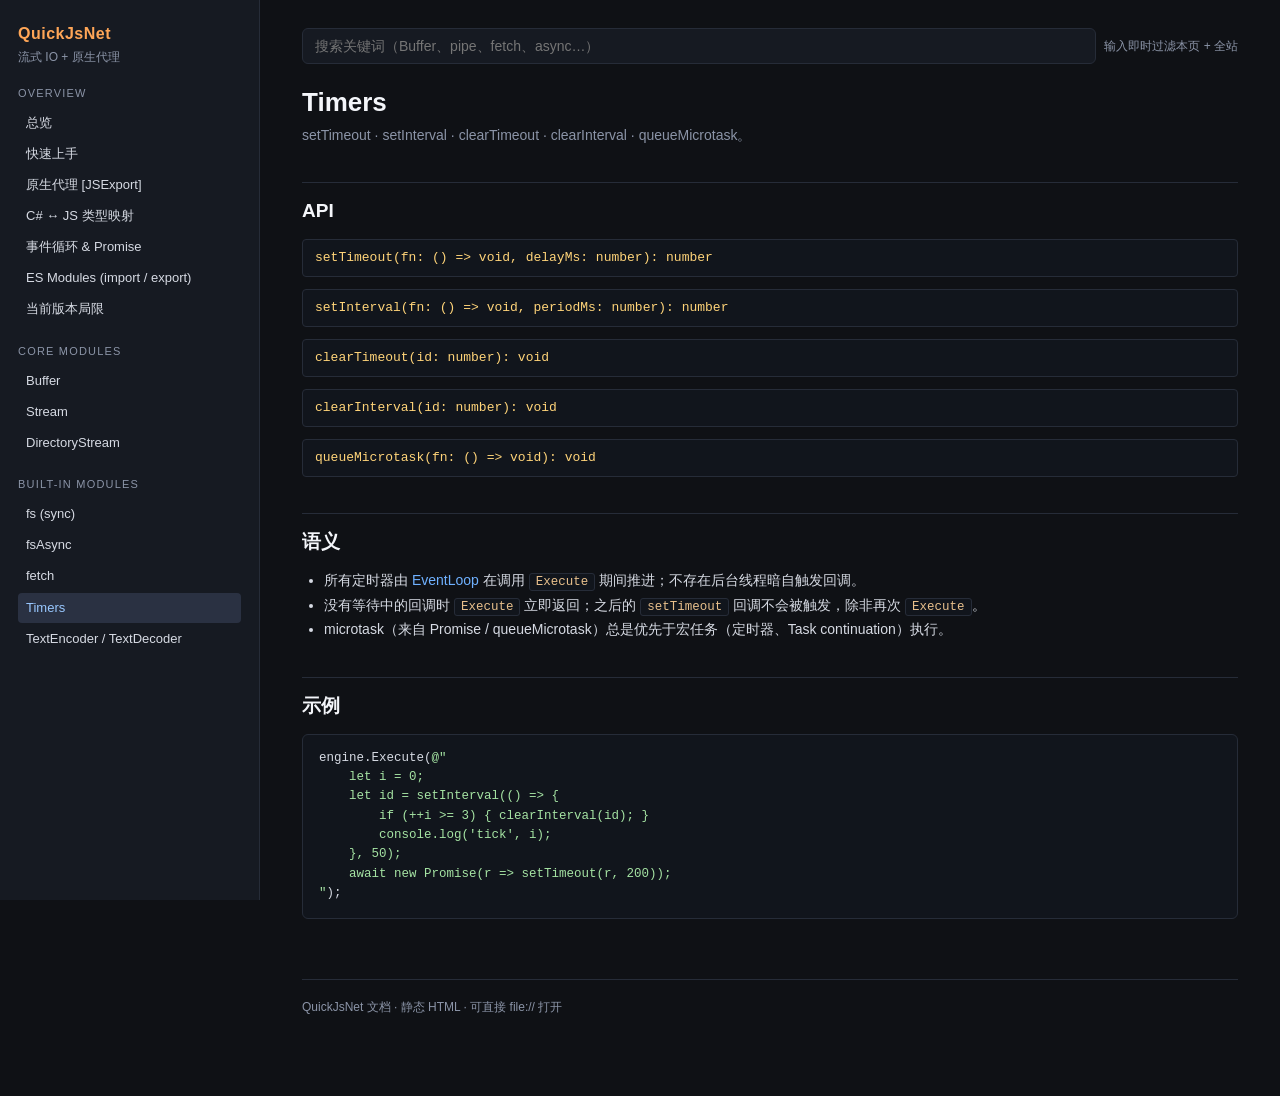
<file: qjs.net/docs/module-timers.html>
<!doctype html>
<html lang="zh-CN"><head><meta charset="utf-8"><title>Timers · QuickJsNet</title><link rel="stylesheet" href="assets/style.css"></head>
<body>
<main>
<h1>Timers</h1>
<p class="lede">setTimeout · setInterval · clearTimeout · clearInterval · queueMicrotask。</p>

<section id="sec0" data-keywords="setTimeout setInterval clear">
<h2>API</h2>
<div class="sig">setTimeout(fn: () =&gt; void, delayMs: number): number</div>
<div class="sig">setInterval(fn: () =&gt; void, periodMs: number): number</div>
<div class="sig">clearTimeout(id: number): void</div>
<div class="sig">clearInterval(id: number): void</div>
<div class="sig">queueMicrotask(fn: () =&gt; void): void</div>
</section>

<section id="sec1" data-keywords="schedule eventloop pump 调度">
<h2>语义</h2>
<ul>
<li>所有定时器由 <a href="eventloop.html">EventLoop</a> 在调用 <code>Execute</code> 期间推进；不存在后台线程暗自触发回调。</li>
<li>没有等待中的回调时 <code>Execute</code> 立即返回；之后的 <code>setTimeout</code> 回调不会被触发，除非再次 <code>Execute</code>。</li>
<li>microtask（来自 Promise / queueMicrotask）总是优先于宏任务（定时器、Task continuation）执行。</li>
</ul>
</section>

<section id="sec2" data-keywords="example 示例">
<h2>示例</h2>
<pre><code>engine.Execute(<span class="str">@"
    let i = 0;
    let id = setInterval(() =&gt; {
        if (++i &gt;= 3) { clearInterval(id); }
        console.log('tick', i);
    }, 50);
    await new Promise(r =&gt; setTimeout(r, 200));
"</span>);
</code></pre>
</section>
</main>
<script src="assets/layout.js"></script>
<script src="assets/search.js"></script>
</body></html>
</file>
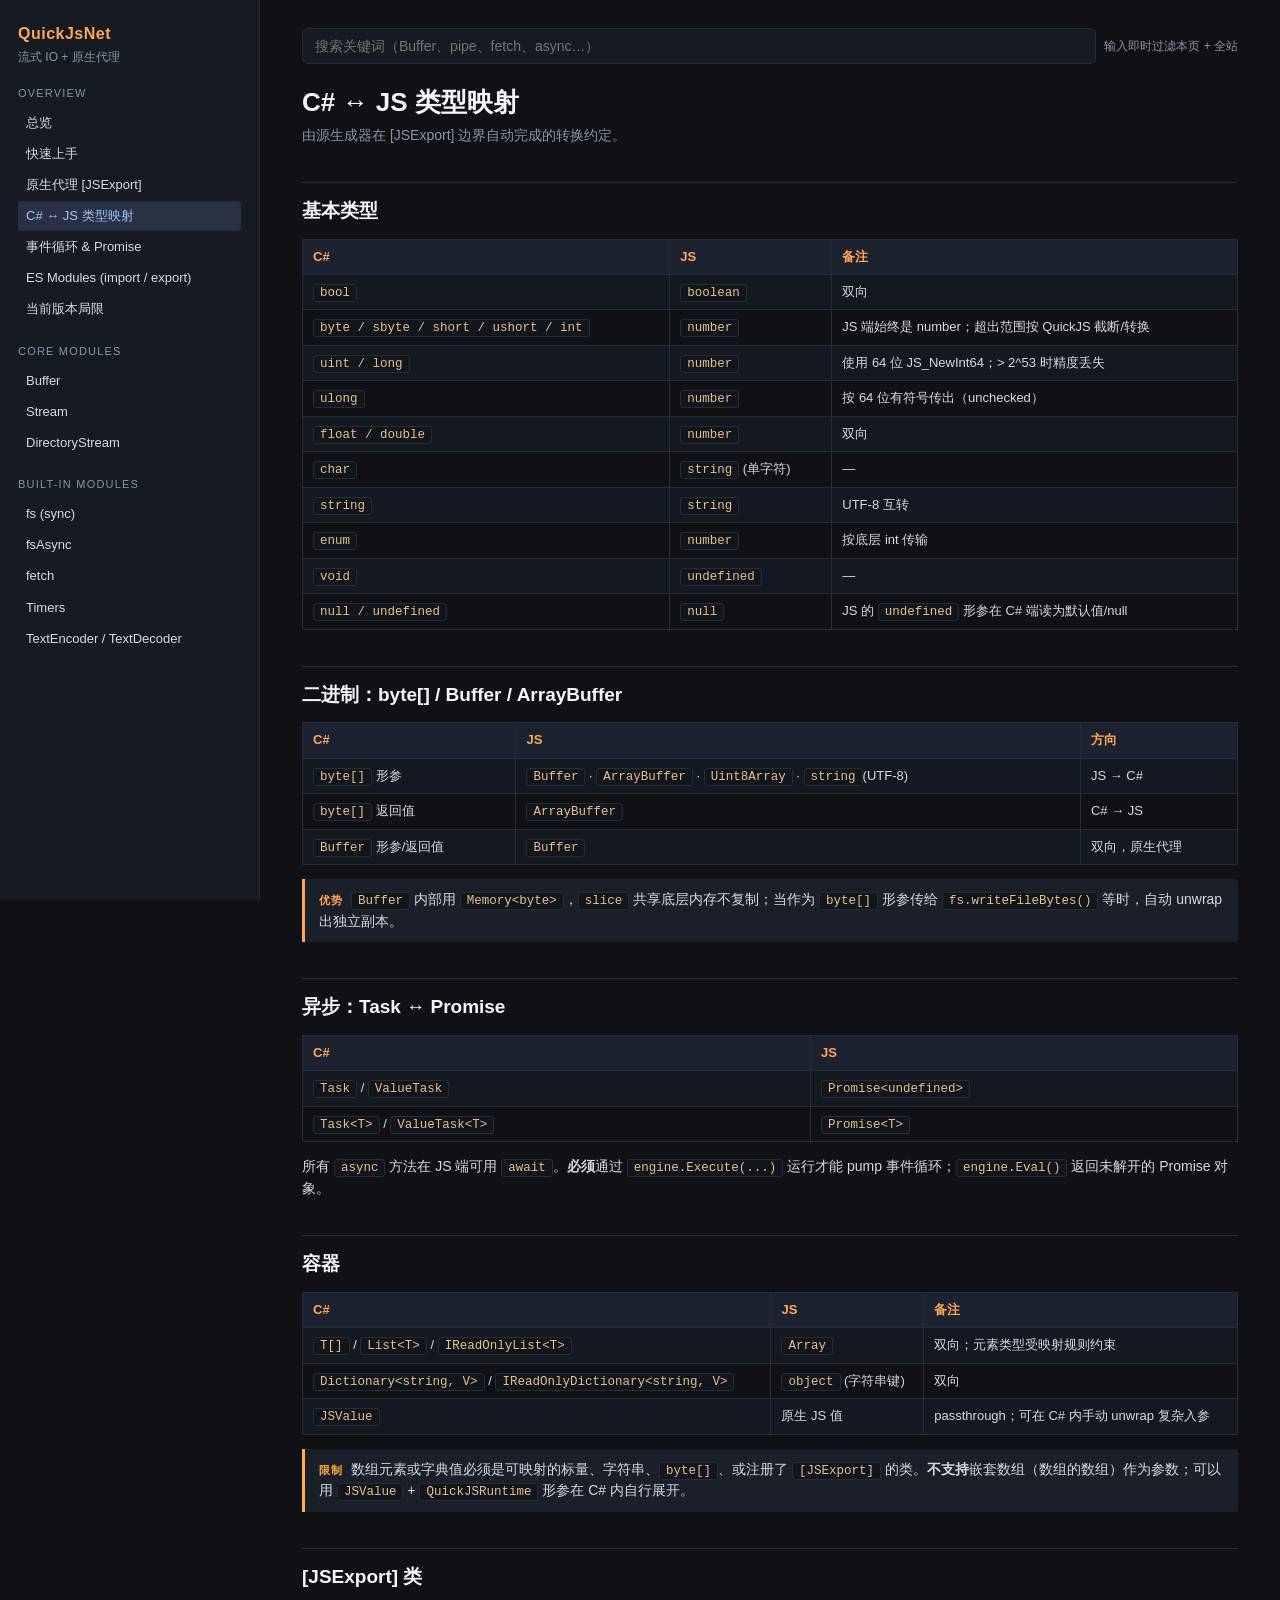
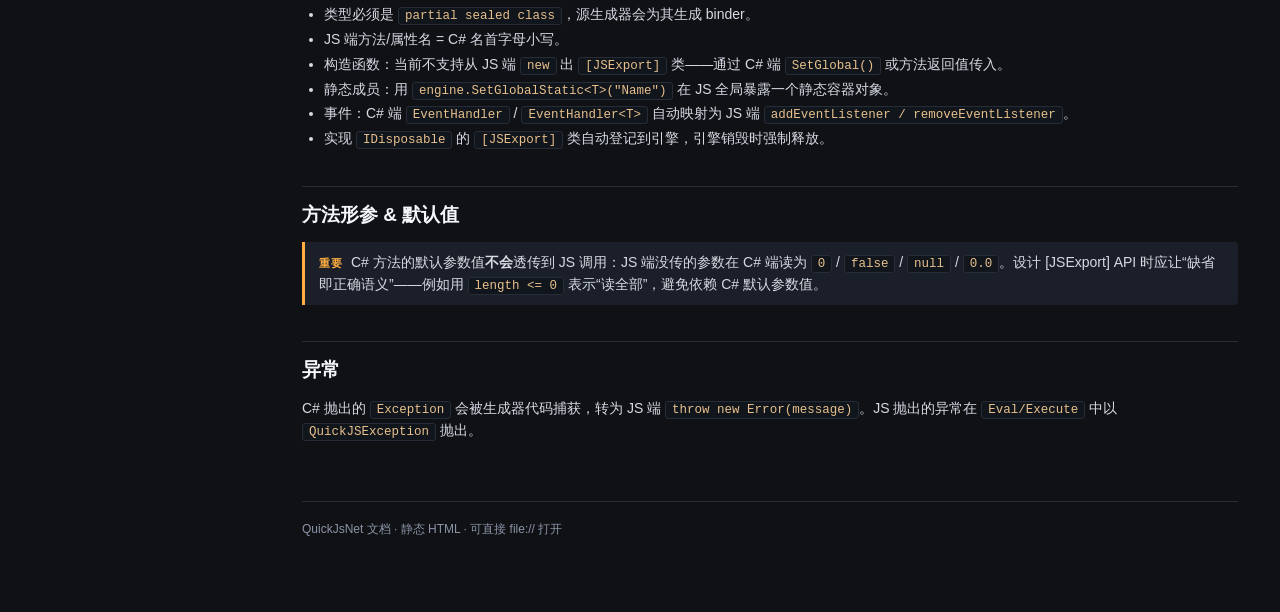
<file: qjs.net/docs/type-mapping.html>
<!doctype html>
<html lang="zh-CN"><head><meta charset="utf-8"><title>类型映射 · QuickJsNet</title><link rel="stylesheet" href="assets/style.css"></head>
<body>
<main>
<h1>C# ↔ JS 类型映射</h1>
<p class="lede">由源生成器在 [JSExport] 边界自动完成的转换约定。</p>

<section id="sec0" data-keywords="primitives number boolean string 基本类型">
<h2>基本类型</h2>
<table>
<tr><th>C#</th><th>JS</th><th>备注</th></tr>
<tr><td><code>bool</code></td><td><code>boolean</code></td><td>双向</td></tr>
<tr><td><code>byte / sbyte / short / ushort / int</code></td><td><code>number</code></td><td>JS 端始终是 number；超出范围按 QuickJS 截断/转换</td></tr>
<tr><td><code>uint / long</code></td><td><code>number</code></td><td>使用 64 位 JS_NewInt64；> 2^53 时精度丢失</td></tr>
<tr><td><code>ulong</code></td><td><code>number</code></td><td>按 64 位有符号传出（unchecked）</td></tr>
<tr><td><code>float / double</code></td><td><code>number</code></td><td>双向</td></tr>
<tr><td><code>char</code></td><td><code>string</code> (单字符)</td><td>—</td></tr>
<tr><td><code>string</code></td><td><code>string</code></td><td>UTF-8 互转</td></tr>
<tr><td><code>enum</code></td><td><code>number</code></td><td>按底层 int 传输</td></tr>
<tr><td><code>void</code></td><td><code>undefined</code></td><td>—</td></tr>
<tr><td><code>null / undefined</code></td><td><code>null</code></td><td>JS 的 <code>undefined</code> 形参在 C# 端读为默认值/null</td></tr>
</table>
</section>

<section id="sec1" data-keywords="byte array buffer Uint8Array ArrayBuffer 二进制">
<h2>二进制：byte[] / Buffer / ArrayBuffer</h2>
<table>
<tr><th>C#</th><th>JS</th><th>方向</th></tr>
<tr><td><code>byte[]</code> 形参</td><td><code>Buffer</code> · <code>ArrayBuffer</code> · <code>Uint8Array</code> · <code>string</code>(UTF-8)</td><td>JS → C#</td></tr>
<tr><td><code>byte[]</code> 返回值</td><td><code>ArrayBuffer</code></td><td>C# → JS</td></tr>
<tr><td><code>Buffer</code> 形参/返回值</td><td><code>Buffer</code></td><td>双向，原生代理</td></tr>
</table>
<div class="box"><span class="label">优势</span><code>Buffer</code> 内部用 <code>Memory&lt;byte&gt;</code>，<code>slice</code> 共享底层内存不复制；当作为 <code>byte[]</code> 形参传给 <code>fs.writeFileBytes()</code> 等时，自动 unwrap 出独立副本。</div>
</section>

<section id="sec2" data-keywords="async task promise async">
<h2>异步：Task ↔ Promise</h2>
<table>
<tr><th>C#</th><th>JS</th></tr>
<tr><td><code>Task</code> / <code>ValueTask</code></td><td><code>Promise&lt;undefined&gt;</code></td></tr>
<tr><td><code>Task&lt;T&gt;</code> / <code>ValueTask&lt;T&gt;</code></td><td><code>Promise&lt;T&gt;</code></td></tr>
</table>
<p>所有 <code>async</code> 方法在 JS 端可用 <code>await</code>。<b>必须</b>通过 <code>engine.Execute(...)</code> 运行才能 pump 事件循环；<code>engine.Eval()</code> 返回未解开的 Promise 对象。</p>
</section>

<section id="sec3" data-keywords="containers list array dictionary 容器">
<h2>容器</h2>
<table>
<tr><th>C#</th><th>JS</th><th>备注</th></tr>
<tr><td><code>T[]</code> / <code>List&lt;T&gt;</code> / <code>IReadOnlyList&lt;T&gt;</code></td><td><code>Array</code></td><td>双向；元素类型受映射规则约束</td></tr>
<tr><td><code>Dictionary&lt;string, V&gt;</code> / <code>IReadOnlyDictionary&lt;string, V&gt;</code></td><td><code>object</code> (字符串键)</td><td>双向</td></tr>
<tr><td><code>JSValue</code></td><td>原生 JS 值</td><td>passthrough；可在 C# 内手动 unwrap 复杂入参</td></tr>
</table>
<div class="box warn"><span class="label">限制</span>数组元素或字典值必须是可映射的标量、字符串、<code>byte[]</code>、或注册了 <code>[JSExport]</code> 的类。<b>不支持</b>嵌套数组（数组的数组）作为参数；可以用 <code>JSValue</code> + <code>QuickJSRuntime</code> 形参在 C# 内自行展开。</div>
</section>

<section id="sec4" data-keywords="JSExport class proxy 自定义类">
<h2>[JSExport] 类</h2>
<ul>
<li>类型必须是 <code>partial sealed class</code>，源生成器会为其生成 binder。</li>
<li>JS 端方法/属性名 = C# 名首字母小写。</li>
<li>构造函数：当前不支持从 JS 端 <code>new</code> 出 <code>[JSExport]</code> 类——通过 C# 端 <code>SetGlobal()</code> 或方法返回值传入。</li>
<li>静态成员：用 <code>engine.SetGlobalStatic&lt;T&gt;("Name")</code> 在 JS 全局暴露一个静态容器对象。</li>
<li>事件：C# 端 <code>EventHandler</code> / <code>EventHandler&lt;T&gt;</code> 自动映射为 JS 端 <code>addEventListener / removeEventListener</code>。</li>
<li>实现 <code>IDisposable</code> 的 <code>[JSExport]</code> 类自动登记到引擎，引擎销毁时强制释放。</li>
</ul>
</section>

<section id="sec5" data-keywords="signature parameters defaults 默认参数">
<h2>方法形参 &amp; 默认值</h2>
<div class="box warn"><span class="label">重要</span>C# 方法的默认参数值<b>不会</b>透传到 JS 调用：JS 端没传的参数在 C# 端读为 <code>0</code> / <code>false</code> / <code>null</code> / <code>0.0</code>。设计 [JSExport] API 时应让“缺省即正确语义”——例如用 <code>length &lt;= 0</code> 表示“读全部”，避免依赖 C# 默认参数值。</div>
</section>

<section id="sec6" data-keywords="errors exceptions throw 异常">
<h2>异常</h2>
<p>C# 抛出的 <code>Exception</code> 会被生成器代码捕获，转为 JS 端 <code>throw new Error(message)</code>。JS 抛出的异常在 <code>Eval/Execute</code> 中以 <code>QuickJSException</code> 抛出。</p>
</section>
</main>
<script src="assets/layout.js"></script>
<script src="assets/search.js"></script>
</body></html>
</file>
<file: qjs.net/docs/assets/style.css>
:root {
  --bg: #0f1115;
  --panel: #161a22;
  --border: #262c38;
  --text: #d6dae3;
  --muted: #8b94a7;
  --link: #6fb1ff;
  --link-hover: #99c8ff;
  --accent: #ffa657;
  --code-bg: #11151c;
  --kw: #ff9eb1;
  --str: #a5e3a3;
  --num: #ffd479;
  --com: #6c7689;
  --ok: #54c45e;
  --warn: #ffae42;
  --err: #ff7a7a;
}

* { box-sizing: border-box; }

html, body {
  margin: 0;
  padding: 0;
  background: var(--bg);
  color: var(--text);
  font: 14px/1.55 -apple-system, BlinkMacSystemFont, "Segoe UI", "PingFang SC",
        "Microsoft YaHei", Roboto, "Helvetica Neue", Arial, sans-serif;
}

a { color: var(--link); text-decoration: none; }
a:hover { color: var(--link-hover); text-decoration: underline; }

.layout {
  display: grid;
  grid-template-columns: 260px 1fr;
  min-height: 100vh;
}

aside.sidebar {
  background: var(--panel);
  border-right: 1px solid var(--border);
  padding: 24px 18px;
  position: sticky;
  top: 0;
  height: 100vh;
  overflow-y: auto;
}

aside.sidebar h1 {
  font-size: 16px;
  margin: 0 0 4px;
  color: var(--accent);
  letter-spacing: .5px;
}
aside.sidebar .ver {
  color: var(--muted);
  font-size: 12px;
  margin-bottom: 18px;
}
aside.sidebar nav { display: block; }
aside.sidebar nav .group {
  font-size: 11px;
  text-transform: uppercase;
  color: var(--muted);
  letter-spacing: 1.2px;
  margin: 18px 0 6px;
}
aside.sidebar nav a {
  display: block;
  padding: 5px 8px;
  margin: 1px 0;
  border-radius: 4px;
  font-size: 13px;
  color: var(--text);
}
aside.sidebar nav a:hover { background: #1f2532; text-decoration: none; }
aside.sidebar nav a.active {
  background: #2a3142;
  color: var(--link-hover);
}

main {
  padding: 28px 42px 80px;
  max-width: 1100px;
}

.searchbar {
  display: flex;
  gap: 8px;
  margin-bottom: 22px;
}
.searchbar input {
  flex: 1;
  background: var(--panel);
  border: 1px solid var(--border);
  color: var(--text);
  border-radius: 6px;
  padding: 9px 12px;
  font-size: 14px;
  outline: none;
}
.searchbar input:focus { border-color: var(--link); }
.searchbar .hint {
  color: var(--muted);
  font-size: 12px;
  align-self: center;
}

.search-results {
  background: var(--panel);
  border: 1px solid var(--border);
  border-radius: 6px;
  margin-bottom: 24px;
  padding: 8px 0;
}
.search-results.hidden { display: none; }
.search-results .row {
  padding: 6px 14px;
  border-left: 3px solid transparent;
}
.search-results .row:hover { border-left-color: var(--accent); background: #1c2230; }
.search-results .row .ttl { color: var(--link); font-weight: 600; }
.search-results .row .pg { color: var(--muted); font-size: 11px; margin-left: 8px; }
.search-results .empty { padding: 12px 14px; color: var(--muted); font-style: italic; }

h1, h2, h3, h4 { color: #f4f6fa; line-height: 1.25; }
h1 { font-size: 26px; margin: 0 0 6px; }
h1 + .lede { color: var(--muted); margin-top: 0; margin-bottom: 28px; }
h2 { margin-top: 36px; padding-top: 16px; border-top: 1px solid var(--border); font-size: 19px; }
h3 { font-size: 16px; margin-top: 24px; color: var(--accent); }

p { margin: 10px 0; }

ul, ol { padding-left: 22px; }
li { margin: 3px 0; }

table {
  border-collapse: collapse;
  width: 100%;
  margin: 14px 0;
  font-size: 13px;
}
table th, table td {
  border: 1px solid var(--border);
  padding: 7px 10px;
  text-align: left;
  vertical-align: top;
}
table th { background: #1c2230; color: var(--accent); font-weight: 600; }
table tr:nth-child(even) td { background: #14181f; }

code {
  background: var(--code-bg);
  border: 1px solid var(--border);
  border-radius: 3px;
  padding: 1px 6px;
  font: 12.5px/1.4 "JetBrains Mono", Consolas, "Cascadia Code", monospace;
  color: #e8c08c;
}
pre {
  background: var(--code-bg);
  border: 1px solid var(--border);
  border-radius: 6px;
  padding: 14px 16px;
  overflow-x: auto;
  font: 12.5px/1.55 "JetBrains Mono", Consolas, "Cascadia Code", monospace;
}
pre code { background: none; border: 0; padding: 0; color: var(--text); }
pre .kw { color: var(--kw); }
pre .str { color: var(--str); }
pre .num { color: var(--num); }
pre .com { color: var(--com); font-style: italic; }

.box {
  border-left: 3px solid var(--accent);
  background: #1a1f29;
  padding: 10px 14px;
  margin: 14px 0;
  border-radius: 0 4px 4px 0;
}
.box.warn { border-left-color: var(--warn); }
.box.err { border-left-color: var(--err); }
.box.ok { border-left-color: var(--ok); }
.box .label {
  display: inline-block;
  font-weight: 700;
  font-size: 11px;
  text-transform: uppercase;
  letter-spacing: 1px;
  color: var(--accent);
  margin-right: 8px;
}
.box.warn .label { color: var(--warn); }
.box.err .label { color: var(--err); }
.box.ok .label { color: var(--ok); }

section[data-keywords] {
  scroll-margin-top: 12px;
}
section[data-keywords].hit-highlight {
  outline: 1px dashed var(--accent);
  outline-offset: 8px;
  border-radius: 4px;
}

.sig {
  font-family: "JetBrains Mono", Consolas, monospace;
  font-size: 13px;
  background: #11151c;
  border: 1px solid var(--border);
  border-radius: 4px;
  padding: 8px 12px;
  margin: 6px 0 12px;
  color: #ffd479;
}

.tag {
  display: inline-block;
  font-size: 10.5px;
  letter-spacing: .8px;
  text-transform: uppercase;
  padding: 2px 6px;
  border-radius: 3px;
  margin-left: 6px;
  vertical-align: middle;
}
.tag.async { background: #25415a; color: #9ed4ff; }
.tag.static { background: #4d3a1f; color: #ffd479; }
.tag.deprecated { background: #5a2525; color: #ff8a8a; }

footer {
  margin-top: 60px;
  padding-top: 18px;
  border-top: 1px solid var(--border);
  color: var(--muted);
  font-size: 12px;
}
</file>
